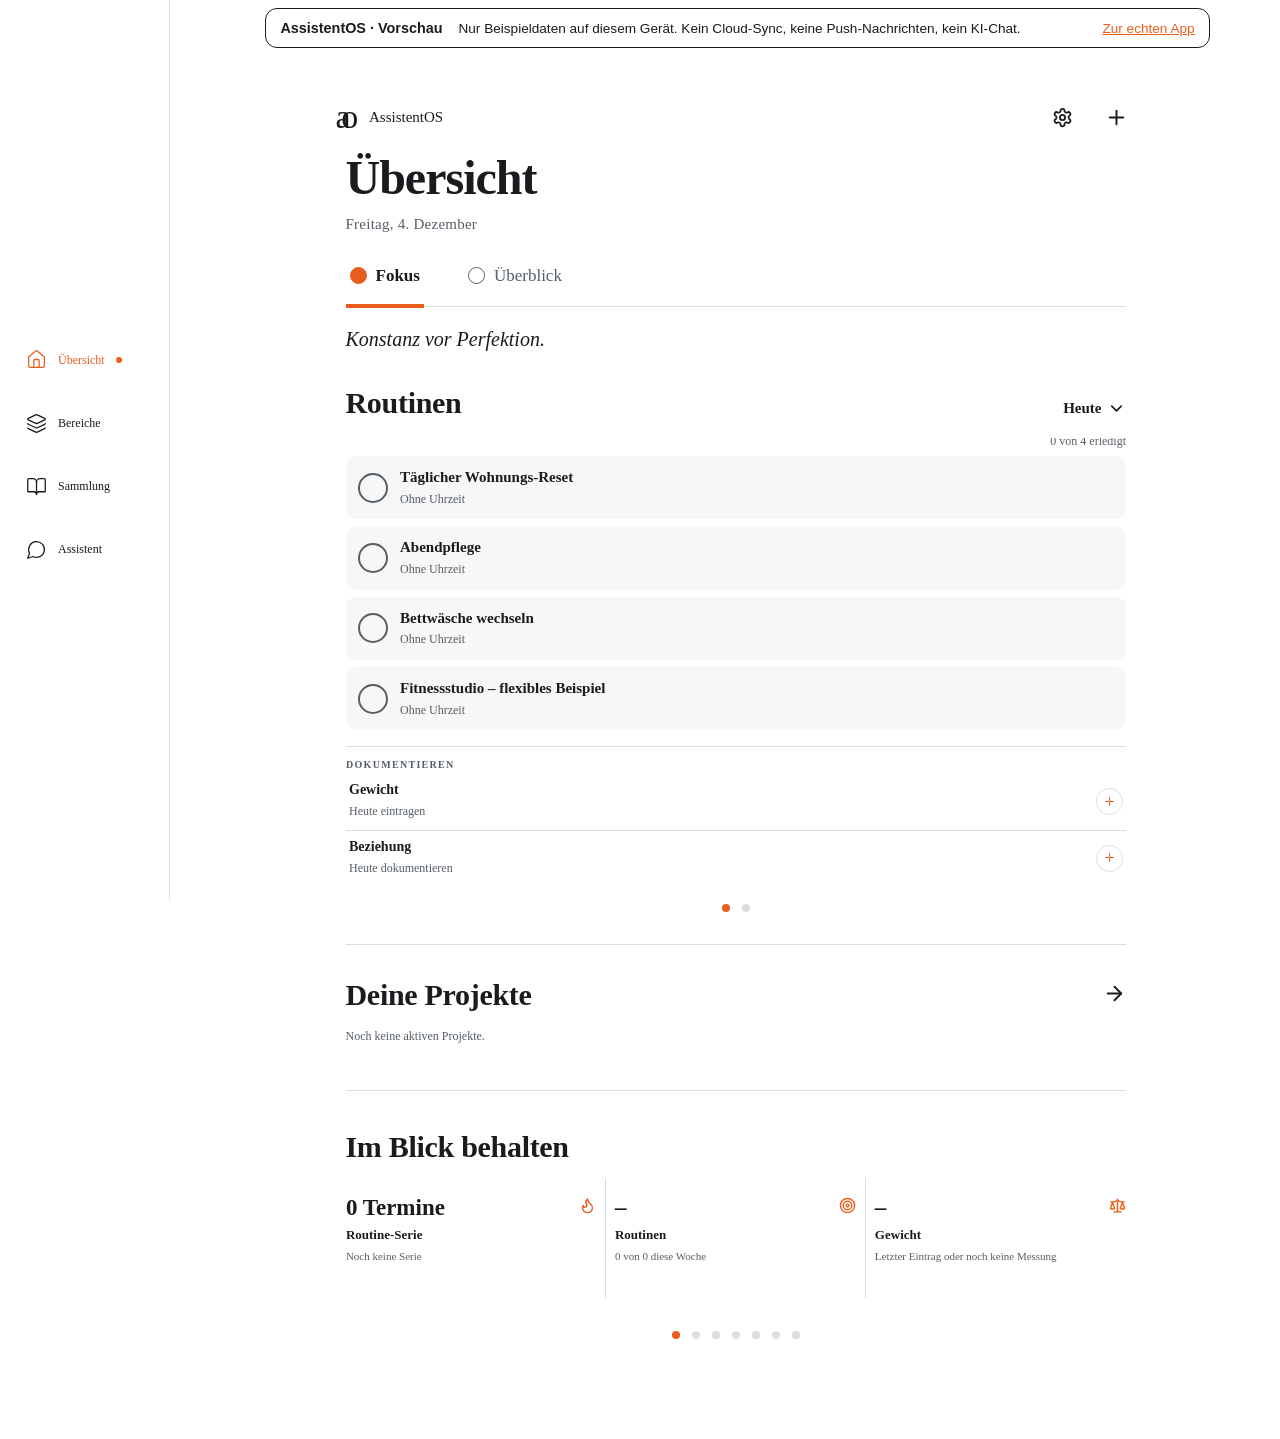
<file: preview-routines/index.html>
<!doctype html><html lang="de"><head><meta charset="UTF-8"/><meta name="viewport" content="width=device-width, initial-scale=1, viewport-fit=cover"/><meta name="theme-color" content="#f6f4ec"/><meta name="apple-mobile-web-app-capable" content="yes"/><meta name="apple-mobile-web-app-status-bar-style" content="default"/><link rel="apple-touch-icon" href="./icon-192.png"/><link rel="icon" href="./icon-192.png"/><title>AssistentOS · Dein klarer Kopf</title>  <script type="module" crossorigin src="./assets/index-CjcNnK9k.js"></script>
  <link rel="stylesheet" crossorigin href="./assets/index-J7zSvram.css">
<link rel="manifest" href="./manifest.webmanifest"></head><body><div id="root"></div></body></html>
</file>
<file: preview-routines/assets/index-J7zSvram.css>
:root{font-family:-apple-system,BlinkMacSystemFont,Segoe UI,sans-serif;color:#263a31;background:#f6f4ec;font-synthesis:none;font-size:16px;--green:#344f40;--line:#dce0d4;--muted:#6e776d}*{box-sizing:border-box}body{margin:0}button,input,select,textarea{font:inherit}button,a,input,select,textarea{-webkit-tap-highlight-color:transparent}button,a{touch-action:manipulation}button{cursor:pointer;border:1px solid var(--line);border-radius:12px;background:#fffefa;color:inherit;min-height:44px;padding:10px 14px}button:hover{border-color:#819781}button:disabled{opacity:.5;cursor:default}button:focus-visible,a:focus-visible,input:focus-visible,textarea:focus-visible,select:focus-visible{outline:3px solid #ae6e42;outline-offset:3px}a{color:var(--green)}h1,h2,h3,p{margin-top:0}h1,h2,h3{font-family:Georgia,Times New Roman,serif;font-weight:400}h1{font-size:36px;letter-spacing:-1px;margin:10px 0}h2{font-size:25px;line-height:1.2;margin-bottom:14px}h3{font-size:21px;margin:10px 0}p{line-height:1.6}small{font-size:12px;line-height:1.6;color:var(--muted)}.shell{max-width:1100px;margin:auto}header{display:flex;justify-content:space-between;align-items:center;padding:22px 28px;border-bottom:1px solid var(--line);gap:12px}header>div{display:flex;gap:8px}.brand{border:0;background:none;font-family:Georgia,serif;font-size:37px;display:flex;align-items:center;gap:0;padding:0}.brand>span{color:#849679;margin-left:-8px}.brand small{margin-left:16px;letter-spacing:2px;font-family:inherit;font-size:10px}.icon{width:46px;height:46px;display:inline-flex;align-items:center;justify-content:center;padding:0;border-radius:50%}.add{background:var(--green);color:#fff}.page-title{margin:28px 0}.page-title p{font-size:14px;color:var(--muted);margin-bottom:0}.eyebrow{font-size:9px;letter-spacing:2px;color:var(--muted)}main{padding:0 28px 110px}.area-grid{display:grid;grid-template-columns:repeat(2,minmax(0,1fr));gap:14px}.area-card{position:relative;text-align:left;background:#e6ebdf;min-height:178px;padding:22px;border-color:transparent}.area-card:nth-child(2){background:#e6eaf0}.area-card:nth-child(3){background:#f1e4da}.area-card:nth-child(4){background:#ece6ee}.area-card h2{font-size:23px;margin:16px 0 7px}.area-card p{font-size:13px;line-height:1.4;margin-bottom:5px}.area-card small{display:block}.is-focus{outline:2px solid #718966;outline-offset:2px}.focus-line{margin:22px 0;display:flex;gap:8px;align-items:center;flex-wrap:wrap;font-size:12px}.focus-line button{padding:6px 10px;font-size:12px;background:transparent}.section{margin:28px 0}.section-head{display:flex;align-items:center;justify-content:space-between;gap:10px;margin-bottom:12px}.section-head h2{margin:0}.section-head button{font-size:12px;white-space:nowrap}.card{background:#fffefa;border:1px solid var(--line);border-radius:18px;padding:20px;margin:12px 0;min-width:0}.today-card{border-left:3px solid #8b9d7b}.actions{display:flex;gap:8px;flex-wrap:wrap;margin-top:16px}.actions button{font-size:12px}.primary{background:var(--green);color:#fff;border-color:var(--green)}.link,.text-button{border:0;background:none;padding-left:0;text-align:left}.link{color:#416b51;text-decoration:underline}.quiet{background:none;border:0;font-size:11px;flex-shrink:0;padding:8px}.empty{color:var(--muted);font-size:14px;line-height:1.6;padding:18px 0}.area-switch{display:flex;gap:8px;overflow:auto;padding:3px 2px 12px}.area-switch button{white-space:nowrap;font-size:12px}.area-switch [aria-pressed=true],.chips [aria-pressed=true]{background:var(--green);color:#fff}.motto{width:100%;padding:24px;border:0;background:#e5e9dd;text-align:left;font-family:Georgia,serif;font-size:23px;line-height:1.4;border-radius:18px}.motto small{display:block;font-family:-apple-system,sans-serif;margin-top:10px}.goal-card{display:block;width:100%;text-align:left;border:0;background:#e7ebe2;padding:22px;margin:12px 0;position:relative}.goal-card p{font-size:14px;margin-bottom:8px}.goal-card svg{position:absolute;right:18px;top:18px}.task{display:flex;align-items:center;gap:10px;border-bottom:1px solid var(--line);padding:12px 0;min-width:0}.task:last-child{border-bottom:0}.task-title{border:0;background:none;text-align:left;padding:3px;flex:1;min-width:0;overflow-wrap:anywhere}.task-title strong{font-size:14px;font-weight:500;display:block}.task-title small{display:block;margin-top:4px}.check{width:44px;height:44px;padding:0;border-radius:50%;display:flex;align-items:center;justify-content:center;flex-shrink:0}.checked{background:var(--green);color:#fff}.routine .text-button h3{margin:0}.gentle{font-size:13px;color:#886136;background:#f4eedf;padding:12px;border-radius:10px;margin-top:12px}details{margin-top:18px}summary{cursor:pointer;font-size:13px;min-height:44px;padding:12px 0;color:var(--muted)}.pre{white-space:pre-wrap;overflow-wrap:anywhere}.wide{width:100%;margin-top:12px}.card.wide{text-align:left;display:flex;align-items:center;justify-content:space-between}.assistant-link{display:flex;gap:10px;align-items:center;width:100%;background:transparent;margin:16px 0}.filters{display:flex;gap:10px;flex-wrap:wrap;margin:20px 0}.filters input{flex:1;min-width:150px}.filters select{max-width:100%}.table-wrap{overflow:auto;border-radius:12px;background:#fffefa;border:1px solid var(--line)}table{border-collapse:collapse;min-width:100%;font-size:13px;text-align:left}th,td{padding:12px;vertical-align:top;border-bottom:1px solid var(--line);min-width:80px}th{font-weight:500;background:#e9ece2}td .text-button{font-size:12px}tr{cursor:pointer}.hero{background:#3c5345;color:#fffef5;border-radius:22px;padding:28px;margin:18px 0}.hero h2{font-size:32px;margin-top:18px}.hero p{color:#e2e7d8}.button{display:inline-flex;gap:8px;align-items:center;justify-content:center;padding:12px 16px;min-height:44px;border-radius:12px;text-decoration:none;border:1px solid var(--line);margin:8px 8px 8px 0;font-size:14px}.intro{color:var(--muted);font-size:14px}.field{display:grid;gap:7px;margin:16px 0;font-size:13px}.field>span{font-weight:500}input,select,textarea{border:1px solid #cdd5c6;border-radius:10px;padding:12px;background:#fffefa;color:inherit;min-height:44px;min-width:0;max-width:100%;font-size:16px}textarea{resize:vertical;min-height:100px}.toggle{display:flex;align-items:center;gap:12px;min-height:48px;margin:14px 0;font-size:14px}.toggle input,.days input{accent-color:var(--green);width:20px;min-height:20px;flex-shrink:0}.days{display:flex;flex-wrap:wrap;gap:5px}.days label{display:flex;align-items:center;justify-content:center;gap:4px;min-width:48px;min-height:44px;font-size:12px}.hint{font-size:12px;color:var(--muted);line-height:1.7}.two{display:grid;grid-template-columns:1fr 1fr;gap:12px}fieldset{border:1px solid var(--line);border-radius:12px;padding:14px;margin:18px 0;min-width:0}legend{font-size:13px;padding:0 6px}.chips{display:flex;flex-wrap:wrap;gap:8px;margin:10px 0}.chips button{font-size:13px}.alert,.notice{border:1px solid #d8b68f;background:#faf0df;padding:14px;border-radius:12px;line-height:1.5;margin:16px 0;font-size:13px}.notice{background:#e9efdf;border-color:#b7c8a5;display:flex;align-items:center;justify-content:space-between;gap:12px}.notice button{background:transparent;border:0;padding:0 8px}.danger{color:#9e3e35;background:transparent;border-color:#ddc1b6}.dialog-head{display:flex;align-items:center;justify-content:space-between;gap:10px;position:sticky;top:-24px;background:#f8f7ef;z-index:1;padding:10px 0}.dialog-head h2{margin:0;font-size:25px}dialog{border:1px solid var(--line);border-radius:22px;background:#f8f7ef;color:inherit;width:min(540px,calc(100vw - 24px));max-height:90dvh;padding:24px;box-shadow:0 25px 100px #1c302c33}dialog::backdrop{background:#25372c88;-webkit-backdrop-filter:blur(3px);backdrop-filter:blur(3px)}footer{display:flex;justify-content:space-between;gap:10px;color:var(--muted);font-size:10px;margin:40px 0 0}nav{position:fixed;bottom:0;left:0;right:0;display:flex;justify-content:space-around;background:#f6f4ecf5;border-top:1px solid var(--line);-webkit-backdrop-filter:blur(12px);backdrop-filter:blur(12px);padding:10px 6px calc(10px + env(safe-area-inset-bottom));z-index:5}nav button{border:0;background:transparent;display:flex;flex-direction:column;align-items:center;justify-content:center;gap:5px;min-width:54px;font-size:10px;padding:6px 3px;color:var(--muted)}nav [aria-current=page]{color:#284733;background:#e3e9d9;border-radius:12px}svg{flex-shrink:0}@media(min-width:900px){.shell{padding-left:170px}nav{top:0;bottom:0;right:auto;left:0;width:170px;flex-direction:column;justify-content:center;gap:16px;border-right:1px solid var(--line);border-top:0}nav button{flex-direction:row;justify-content:flex-start;padding:16px 20px;font-size:13px;gap:12px}main{padding-bottom:40px}.area-grid{grid-template-columns:repeat(4,minmax(0,1fr))}.area-card{padding:16px}.area-card h2{font-size:19px}}@media(max-width:420px){header{padding:16px 18px}main{padding-left:18px;padding-right:18px}h1{font-size:31px}.area-card{padding:16px;min-height:180px}.area-card h2{font-size:20px}.section-head h2{font-size:23px}dialog{padding:18px}.two{gap:8px}.quiet{font-size:10px;max-width:70px}.brand small{font-size:9px}.table-wrap{margin-right:0}}header{padding-top:max(16px,env(safe-area-inset-top))}.area-card h2{overflow-wrap:anywhere;-webkit-hyphens:auto;hyphens:auto}:root{color-scheme:light}:root[data-theme=dark]{color-scheme:dark;color:#e7ece5;background:#171e1b;--green:#a9c5ad;--line:#3c4940;--muted:#aab6aa}[data-theme=dark] button,[data-theme=dark] input,[data-theme=dark] select,[data-theme=dark] textarea,[data-theme=dark] .card,[data-theme=dark] .table-wrap{background:#222d26;border-color:var(--line)}[data-theme=dark] button:hover{border-color:#9aaf9e}[data-theme=dark] .area-card{background:#2d3d30;border-color:transparent}[data-theme=dark] .area-card:nth-child(2){background:#2c3746}[data-theme=dark] .area-card:nth-child(3){background:#49362f}[data-theme=dark] .area-card:nth-child(4){background:#3d3243}[data-theme=dark] .motto,[data-theme=dark] .goal-card,[data-theme=dark] th{background:#2c392f}[data-theme=dark] .hero{background:#2e4638}[data-theme=dark] .primary,[data-theme=dark] .add,[data-theme=dark] .checked,[data-theme=dark] .area-switch [aria-pressed=true],[data-theme=dark] .chips [aria-pressed=true]{background:var(--green);color:#17251b;border-color:var(--green)}[data-theme=dark] .link{color:#bbd9bd}[data-theme=dark] .gentle,[data-theme=dark] .alert{color:#efd7b5;background:#3e3326;border-color:#806748}[data-theme=dark] .notice{background:#2d412e;border-color:#637b54}[data-theme=dark] .danger{color:#f0aaa1;background:transparent;border-color:#886057}[data-theme=dark] dialog,[data-theme=dark] .dialog-head{background:#1e2822}[data-theme=dark] nav{background:#171e1bf5}[data-theme=dark] nav button,[data-theme=dark] .brand,[data-theme=dark] .link,[data-theme=dark] .text-button,[data-theme=dark] .quiet,[data-theme=dark] .focus-line button,[data-theme=dark] .task-title,[data-theme=dark] .assistant-link,[data-theme=dark] .notice button{background:transparent}[data-theme=dark] nav [aria-current=page]{color:#d7ead7;background:#344736}:root{--area-health:#e6ebdf;--area-business:#e6eaf0;--area-relation:#f1e4da;--area-social:#ece6ee}[data-theme=dark]{--area-health:#2d3d30;--area-business:#2c3746;--area-relation:#49362f;--area-social:#3d3243}html[data-area=Gesundheit] body{background:var(--area-health)}html[data-area=Selbstständigkeit] body{background:var(--area-business)}html[data-area=Beziehung] body{background:var(--area-relation)}html[data-area=Soziales] body{background:var(--area-social)}.area-card:nth-child(1),[data-theme=dark] .area-card:nth-child(1){background:var(--area-health)}.area-card:nth-child(2),[data-theme=dark] .area-card:nth-child(2){background:var(--area-business)}.area-card:nth-child(3),[data-theme=dark] .area-card:nth-child(3){background:var(--area-relation)}.area-card:nth-child(4),[data-theme=dark] .area-card:nth-child(4){background:var(--area-social)}.motto,[data-theme=dark] .motto{background:transparent;border:0;border-radius:0;padding:18px 0;font-style:italic;animation:motto-enter .5s ease-out both}.motto small{font-style:normal}.transient-notice{animation:notice-lifetime 6s ease both}@keyframes motto-enter{0%{opacity:0;transform:translateY(10px)}to{opacity:1;transform:translateY(0)}}@keyframes notice-lifetime{0%{opacity:0;transform:translateY(-6px)}5%,94%{opacity:1;transform:translateY(0)}to{opacity:0;transform:translateY(-6px)}}@media(prefers-reduced-motion:reduce){.motto,.transient-notice{animation:none}}:root{--surface:#fffdf8;--ink:#263a31;--shine:#ffffffb8;--shadow:0 8px 30px #28392b09;--ease:cubic-bezier(.22,1,.36,1);--accent:#8d7650}:root[data-theme=dark]{--surface:#222c27;--ink:#e7ece5;--shine:#ffffff0b;--shadow:0 12px 36px #00000024;--accent:#c8b48b}body{min-height:100dvh;transition:background-color .65s ease;color:var(--ink);background-image:radial-gradient(ellipse at 85% 0%,#bba57f0c,transparent 60%)}.shell{max-width:1200px}header{border-bottom:0;padding-bottom:10px}.brand{letter-spacing:-2px}.brand small{letter-spacing:2.5px;font-size:9px}.icon{box-shadow:0 2px 8px #263a3106;border-color:color-mix(in srgb,var(--line),transparent 25%)}.add{box-shadow:0 5px 15px #344f4026}.page-title{margin:34px 0 30px;position:relative;padding-top:15px}.page-title:before{content:"";position:absolute;top:0;left:0;width:30px;height:2px;background:var(--accent);border-radius:2px}h1{font-size:clamp(36px,5.3vw,57px);letter-spacing:-1.8px;line-height:1.08;overflow-wrap:anywhere}.eyebrow{letter-spacing:2.8px;font-size:9px;line-height:1.8}.page-title p{font-size:12px;letter-spacing:.25px;margin-top:13px}button,a,input,select,textarea{transition:background-color .25s ease,border-color .25s ease,box-shadow .3s ease,transform .35s var(--ease),color .25s ease}button:active:not(:disabled),a.button:active{transform:scale(.975)}.area-grid{gap:12px;perspective:1200px}.area-card{min-height:208px;border-radius:23px;padding:22px;border:1px solid color-mix(in srgb,var(--line),transparent 60%);box-shadow:inset 0 1px 0 var(--shine),var(--shadow);overflow:hidden;isolation:isolate}.area-card:before{content:"";position:absolute;top:0;right:0;bottom:0;left:0;z-index:-1;background:radial-gradient(ellipse at 95% 0%,#ffffff75,transparent 70%);opacity:.55;pointer-events:none}.area-card:after{content:"↗";position:absolute;right:17px;top:18px;font-family:system-ui,sans-serif;font-size:18px;opacity:.45;transition:transform .4s var(--ease),opacity .3s}.area-card>svg{stroke-width:1.35;width:25px;height:25px;margin-bottom:12px}.area-card h2{font-size:25px;letter-spacing:-.65px;margin:16px 0 9px}.area-card p{font-size:12px;line-height:1.55}.area-card small{font-size:11px;line-height:1.7}.is-focus{outline:1px solid var(--accent);outline-offset:3px}.focus-line{gap:8px;margin:25px 0 38px}.focus-line button{border-radius:30px;font-size:11px;letter-spacing:.2px;padding:7px 14px}.section{margin:32px 0}.section-head{margin-bottom:18px}.section-head h2{font-size:26px;letter-spacing:-.6px}.section-head>button{background:transparent;border-radius:30px;font-size:11px;padding:8px 12px}.card,.goal-card,.table-wrap{border-radius:20px;box-shadow:inset 0 1px 0 var(--shine),var(--shadow)}.card{background:var(--surface);padding:24px;border-color:color-mix(in srgb,var(--line),transparent 20%)}.today-card{border-left-width:1px;position:relative;padding-top:29px}.today-card:before{content:"";position:absolute;left:24px;top:17px;width:22px;height:2px;background:var(--accent);border-radius:4px}.today-card h3{font-size:25px;letter-spacing:-.5px;margin:12px 0 0}.today-card>small{font-size:10px;letter-spacing:.6px}.actions{gap:7px;margin-top:22px}.actions button{border-radius:30px;padding:9px 15px;font-size:11px}.primary,.add{background-image:linear-gradient(145deg,#ffffff0c,#0000000c)}.goal-card{padding:25px;border:1px solid color-mix(in srgb,var(--line),transparent 35%)}.goal-card>small:first-child{text-transform:uppercase;font-size:9px;letter-spacing:1.5px}.motto,[data-theme=dark] .motto{font-size:clamp(24px,3.5vw,34px);line-height:1.45;letter-spacing:-.5px;padding:18px 0 28px;max-width:800px;box-shadow:none}.motto small{font-size:10px;letter-spacing:.4px;opacity:.8;margin-top:14px}.area-switch{gap:5px;padding-bottom:20px}.area-switch button{border-radius:30px;background:transparent;font-size:11px;padding:9px 13px}.task{padding:16px 0;gap:12px}.task-title strong{font-size:14px;line-height:1.5}.task-title small{font-size:10px;margin-top:6px}.check{width:38px;height:38px;min-height:38px;flex-basis:38px;border-color:color-mix(in srgb,var(--muted),transparent 55%)}.checked svg{animation:check-in .3s var(--ease)}.hero{position:relative;overflow:hidden;background:linear-gradient(135deg,#243d32,#48604c);padding:34px;border:1px solid #ffffff1a;box-shadow:0 15px 40px #243d321a}.hero:before{content:"";position:absolute;width:240px;height:240px;right:-120px;top:-120px;border:1px solid #ffffff12;border-radius:50%;box-shadow:0 0 0 45px #ffffff04,0 0 0 90px #ffffff03;pointer-events:none}.hero h2{font-size:38px;letter-spacing:-1px}.hero p{font-size:14px;max-width:540px}.hero>.button{background:#f3f0e7;color:#293e32;border:0;border-radius:30px;font-size:12px}input,select,textarea{border-radius:13px;transition:border-color .2s,box-shadow .2s}input:focus,select:focus,textarea:focus{box-shadow:0 0 0 4px #8d76500b}dialog{border-radius:25px;box-shadow:0 30px 100px #152c3240;animation:dialog-arrive .35s var(--ease)}dialog::backdrop{background:#172b2766;-webkit-backdrop-filter:blur(7px);backdrop-filter:blur(7px)}.notice,.alert{border-radius:16px}.notice{box-shadow:var(--shadow)}nav{left:12px;right:12px;bottom:calc(10px + env(safe-area-inset-bottom));border:1px solid color-mix(in srgb,var(--line),transparent 20%);border-radius:24px;padding:8px 5px;background:#faf8f0ed;box-shadow:0 8px 35px #28392b12;-webkit-backdrop-filter:blur(18px);backdrop-filter:blur(18px)}nav button{border-radius:17px;position:relative;min-height:53px;font-size:9px;gap:6px}nav button svg{stroke-width:1.5;transition:transform .35s var(--ease)}nav [aria-current=page]{border-radius:17px;background:#e4e9dd}nav [aria-current=page] svg{transform:translateY(-1px)}[data-theme=dark] nav{background:#1d2722ed}[data-theme=dark] .hero{background:linear-gradient(135deg,#263d32,#364b3d)}[data-theme=dark] .area-card:before{opacity:.09}footer{margin-top:55px;letter-spacing:.4px;line-height:1.7;flex-wrap:wrap}.page-content{animation:page-arrive .45s var(--ease) both}.area-card{animation:card-arrive .6s var(--ease) backwards}.area-card:nth-child(2){animation-delay:55ms}.area-card:nth-child(3){animation-delay:.11s}.area-card:nth-child(4){animation-delay:165ms}@keyframes page-arrive{0%{opacity:0;transform:translateY(8px)}to{opacity:1;transform:none}}@keyframes card-arrive{0%{opacity:0;transform:translateY(14px)}to{opacity:1;transform:none}}@keyframes dialog-arrive{0%{opacity:0;transform:translateY(14px) scale(.985)}to{opacity:1;transform:none}}@keyframes check-in{0%{opacity:0;transform:scale(.6)}to{opacity:1;transform:scale(1)}}@media(hover:hover)and (pointer:fine){.area-card:hover{transform:translateY(-4px);box-shadow:inset 0 1px 0 var(--shine),0 18px 35px #28392b14}.area-card:hover:after{transform:translate(2px,-2px);opacity:.9}.goal-card:hover{transform:translateY(-2px)}nav button:hover svg{transform:translateY(-2px)}.icon:hover{transform:rotate(4deg)}}@media(min-width:900px){.shell{padding-left:195px}header{padding:30px 38px 12px}main{padding-left:38px;padding-right:38px}.page-title{margin:44px 0 38px}nav{left:18px;top:22px;bottom:22px;right:auto;width:165px;border:1px solid var(--line);border-radius:25px;padding:18px 9px;gap:10px}nav button{font-size:12px;padding:15px 17px;gap:11px}.area-card{padding:20px;min-height:228px}.area-card h2{font-size:21px}.area-card:after{right:14px}.area-grid{gap:12px}}@media(max-width:420px){header{padding-left:20px;padding-right:20px}main{padding-left:20px;padding-right:20px;padding-bottom:125px}.brand small{margin-left:12px;font-size:8px}.area-card{padding:18px;min-height:209px}.area-card h2{font-size:21px}.area-card p{font-size:11px}.area-card small{font-size:10px}.area-card:after{right:13px;top:16px}.card{padding:20px}.hero{padding:26px}.hero h2{font-size:33px}.section-head h2{font-size:24px}.today-card:before{left:20px}.page-title{margin-top:26px}nav{left:8px;right:8px}}@media(prefers-reduced-motion:reduce){*,*:before,*:after{animation:none!important;transition:none!important;scroll-behavior:auto!important}}h1{letter-spacing:.005em;line-height:1.18}.area-card h2{letter-spacing:.01em;line-height:1.25}.section-head h2,.today-card h3,.hero h2{letter-spacing:0;line-height:1.25}.motto,[data-theme=dark] .motto{letter-spacing:0}.area-card h2{-webkit-hyphens:auto;hyphens:auto;overflow-wrap:anywhere;word-break:normal;font-size:clamp(18px,4.8vw,25px)}html[data-area]:not([data-area=""]) .page-content>.section{background:color-mix(in srgb,var(--surface) 86%,transparent);border:1px solid color-mix(in srgb,var(--line) 80%,transparent);border-radius:24px;padding:23px;margin:24px 0;box-shadow:inset 0 1px 0 var(--shine),0 6px 24px #263a3105}html[data-area]:not([data-area=""]) .section-head{padding-bottom:17px;margin-bottom:18px;border-bottom:1px solid var(--line);align-items:flex-start;flex-wrap:wrap;gap:12px}html[data-area]:not([data-area=""]) .section-head h2{font-family:-apple-system,BlinkMacSystemFont,Segoe UI,sans-serif;font-size:17px;font-weight:600;letter-spacing:.015em;line-height:1.5;flex:1;min-width:140px;margin:5px 0 0}html[data-area]:not([data-area=""]) .section-head>button{background:var(--surface);border:1px solid var(--line);font-size:12px;white-space:normal}html[data-area]:not([data-area=""]) .section>.empty{padding:5px 0 10px;margin-bottom:0;font-size:13px}html[data-area]:not([data-area=""]) .section>.card{box-shadow:none}.section-archive{border-top:1px solid var(--line);margin-top:22px;padding-top:8px}.section-archive>summary,.routine-archive>summary{display:flex;align-items:center;gap:10px;list-style:none;font-size:12px;font-weight:500;color:var(--ink);line-height:1.5;min-height:48px;cursor:pointer}.section-archive>summary::-webkit-details-marker,.routine-archive>summary::-webkit-details-marker{display:none}.section-archive>summary:before,.routine-archive>summary:before{content:"›";font-size:24px;font-weight:400;line-height:1;transition:transform .25s ease;flex-shrink:0}.section-archive[open]>summary:before,.routine-archive[open]>summary:before{transform:rotate(90deg)}.archive-count{margin-left:auto;display:inline-flex;align-items:center;justify-content:center;min-width:27px;height:27px;padding:0 7px;border-radius:20px;background:color-mix(in srgb,var(--line) 65%,transparent);font-size:11px}html[data-area]:not([data-area=""]) .routine-archive{padding-top:10px;padding-bottom:10px;background:color-mix(in srgb,var(--surface) 62%,transparent)}.section-archive[open]>summary{margin-bottom:10px}@media(min-width:900px){.area-card h2{font-size:21px}}@media(max-width:420px){html[data-area]:not([data-area=""]) .page-content>.section{padding:18px;border-radius:20px;margin:22px 0}.area-card{padding:16px}.area-card h2{font-size:clamp(17px,4.8vw,21px)}}.section-head h2{display:flex;align-items:flex-start;gap:10px;min-width:0}.section-head h2>svg{margin-top:4px;stroke-width:1.5;color:var(--muted);flex-shrink:0}.section-head h2>span{min-width:0;overflow-wrap:anywhere}.section-action{flex-shrink:0;max-width:100%}.section-action>button,.empty-action>button,html[data-area]:not([data-area=""]) .section-action>button{background:var(--green);color:var(--surface);border:1px solid var(--green);border-radius:24px;padding:9px 15px;font-size:12px;min-height:44px}[data-theme=dark] .section-action>button,[data-theme=dark] .empty-action>button,html[data-theme=dark][data-area]:not([data-area=""]) .section-action>button{color:#17251b}.section-action>button:hover,.empty-action>button:hover{box-shadow:0 4px 12px #263a3115}.empty{padding:14px 0 18px}.empty>p{margin:0;max-width:38ch;font-size:13px;line-height:1.7}.empty-action{margin-top:17px}.task.is-complete .task-title strong{color:var(--muted);text-decoration:line-through;text-decoration-thickness:1px;text-decoration-color:color-mix(in srgb,var(--muted) 50%,transparent)}.task.is-complete .check{background:color-mix(in srgb,var(--line) 85%,var(--surface));color:var(--ink);border-color:var(--line)}.goal-card.is-complete,[data-theme=dark] .goal-card.is-complete{background:color-mix(in srgb,var(--surface) 65%,transparent);box-shadow:none;border-color:var(--line)}.goal-card.is-complete h3,.goal-card.is-complete small{color:var(--muted)}.goal-card .goal-state{display:flex;align-items:center;gap:6px;padding-right:20px}.goal-card .goal-state>svg{position:static;stroke-width:1.8}.area-card{display:grid;grid-template-rows:30px minmax(56px,auto) 1fr auto;align-content:start;align-items:start;row-gap:12px;min-height:252px}.area-card>svg{margin:0}.area-card h2{margin:0;align-self:center}.area-card p{margin:0;align-self:start}.area-card>small{align-self:end;padding-top:4px}@media(min-width:900px){.area-grid{grid-auto-rows:1fr}.area-card{grid-template-rows:30px minmax(56px,auto) 1fr auto;min-height:270px}}@media(max-width:420px){.area-card{min-height:250px;row-gap:10px}.section-action>button,.empty-action>button{padding:9px 13px}}.area-card{min-height:210px;grid-template-rows:25px minmax(45px,auto) 1fr auto;row-gap:9px}.area-card>small{display:-webkit-box;-webkit-box-orient:vertical;-webkit-line-clamp:3;overflow:hidden;font-style:italic;line-height:1.55;padding-top:0}.area-card>p{display:-webkit-box;-webkit-box-orient:vertical;-webkit-line-clamp:2;overflow:hidden}.day-picker{display:flex;flex-wrap:wrap;align-items:center;gap:7px;margin:0 0 20px}.day-picker>button{border-radius:22px;font-size:12px;min-height:44px}.day-picker>button[aria-pressed=true]{background:var(--green);color:var(--surface)}[data-theme=dark] .day-picker>button[aria-pressed=true]{color:#17251b}.day-picker>input{font-size:12px;min-width:130px;max-width:170px;flex:1}.day-picker>p{flex-basis:100%;font-size:11px;line-height:1.6;color:var(--muted);margin:5px 0 0}@media(max-width:420px){.area-card{min-height:205px;padding:15px;row-gap:8px;grid-template-rows:25px minmax(44px,auto) 1fr auto}.area-card>svg{width:23px;height:23px}.day-picker{gap:5px}.day-picker>button{padding:8px 11px}}.settings-layout{display:grid;gap:24px}.settings-group{background:var(--surface);border:1px solid var(--line);border-radius:24px;padding:25px;margin:0;min-width:0;box-shadow:inset 0 1px 0 var(--shine),var(--shadow)}.settings-account{margin:20px 0 24px}.settings-group-head{padding-bottom:21px;margin-bottom:22px;border-bottom:1px solid var(--line);position:relative}.settings-group-head:before{content:"";display:block;width:25px;height:2px;background:var(--accent);border-radius:3px;margin-bottom:15px}.settings-group-head h2{font-size:28px;letter-spacing:0;line-height:1.25;margin:0 0 9px}.settings-group-head p{color:var(--muted);font-size:12px;line-height:1.7;margin:0;max-width:56ch}.settings-group>.section{margin:24px 0 0;padding-top:24px;border-top:1px solid var(--line)}.settings-group>.section:first-of-type{margin-top:0;padding-top:0;border-top:0}.settings-group .section-head{padding:0;margin:0 0 15px}.settings-group h3{font-family:-apple-system,BlinkMacSystemFont,Segoe UI,sans-serif;font-size:16px;font-weight:600;line-height:1.5;letter-spacing:0;margin:0 0 12px}.settings-group .section-head h3{display:flex;align-items:center;gap:9px;margin:0}.settings-group p{font-size:13px;line-height:1.7}.settings-group .hint,.settings-group small{font-size:11px;line-height:1.7}.settings-group .field{margin:18px 0}.settings-group .field>span{font-size:12px}.settings-group .toggle{padding:12px 0;margin:0;border-bottom:1px solid color-mix(in srgb,var(--line) 65%,transparent);align-items:flex-start;line-height:1.5}.settings-group .toggle>input{margin-top:1px}.settings-group .toggle+.hint{margin:8px 0 18px;padding-left:32px}.settings-group form>button,.settings-group>.section>button,.settings-account>button{margin:8px 8px 8px 0;border-radius:22px;font-size:12px}.settings-explanation{background:color-mix(in srgb,var(--line) 25%,transparent);border-radius:13px;padding:14px;margin:24px 0 0;font-size:11px!important;color:var(--muted)}.settings-group .actions{margin:16px 0}.settings-group .section>small{display:block;margin-top:12px}@media(max-width:420px){.settings-group{padding:20px;border-radius:21px}.settings-group-head h2{font-size:25px}.settings-group-head{margin-bottom:20px}.settings-layout{gap:20px}}.area-divider{border:0;border-top:1px solid var(--line,#c9d1c8);margin:28px 0}.task .check,.today-card .check{min-width:44px;min-height:44px;flex-shrink:0}.section>summary{cursor:pointer;min-height:44px;align-content:center;font-weight:600}.learning-cycle a,.card a{overflow-wrap:anywhere}.days{flex-wrap:wrap}.compact-layout{--compact-line:color-mix(in srgb,var(--ink) 15%,transparent)}.compact-layout .eyebrow{display:none}.compact-layout .page-title{margin:24px 0}.compact-layout .page-title h1{font-size:clamp(28px,7vw,38px);line-height:1.15;overflow-wrap:anywhere}.compact-layout h2{font-size:22px;letter-spacing:0}.compact-layout nav{display:grid;grid-template-columns:repeat(4,minmax(0,1fr))}.compact-layout nav button{min-width:0}.compact-layout .compact-row{display:flex;align-items:center;gap:10px;padding:14px 0;border-bottom:1px solid var(--compact-line)}.compact-row-open{flex:1;min-width:0;text-align:left;border:0;background:none;padding:4px 0;box-shadow:none}.compact-row-open strong{display:block;font-size:16px;font-weight:500;overflow-wrap:anywhere}.compact-row-open small,.row-title small{display:block;font-size:12px;color:var(--muted);margin-top:5px}.compact-row .entry-icon{width:44px;text-align:center;flex-shrink:0}.compact-tiles{display:grid;grid-template-columns:repeat(2,minmax(0,1fr));gap:12px;margin:16px 0 24px}.compact-tiles>button{position:relative;display:flex;flex-direction:column;align-items:flex-start;gap:7px;min-height:135px;padding:18px;text-align:left;background:color-mix(in srgb,var(--surface) 75%,transparent);border:1px solid var(--compact-line);border-radius:14px;box-shadow:none}.compact-tiles>button>svg:last-child{position:absolute;right:12px;top:50%}.compact-tiles strong{font-size:17px;font-weight:500}.compact-tiles small{font-size:11px;color:var(--muted)}.compact-disclosure{padding:12px 0;border-bottom:1px solid var(--compact-line)}.compact-disclosure>summary{min-height:48px;cursor:pointer;display:flex;gap:10px;align-items:center;font-weight:500;list-style:none}.compact-disclosure>summary:after{content:"›";margin-left:auto;font-size:24px}.compact-disclosure[open]>summary:after{transform:rotate(90deg)}.compact-disclosure>summary::-webkit-details-marker{display:none}.compact-disclosure>summary>span:not(.row-title){margin-left:auto}.compact-disclosure .row-title{min-width:0;overflow-wrap:anywhere}.state-badge{font-size:11px;padding:5px 9px;border-radius:20px;white-space:nowrap;background:var(--surface)}.state-badge.active{background:#dbe8dc;color:#24492f}.state-badge.paused{background:#f6e8cb;color:#664713}.compact-chips{display:flex;flex-wrap:wrap;gap:7px;margin:16px 0}.compact-chips button{border-radius:24px;font-size:12px;padding:9px 12px}.compact-chips button[aria-pressed=true]{background:var(--ink);color:var(--surface)}.compact-area-index{display:grid;gap:12px}.compact-area-index>button{display:grid;grid-template-columns:28px 1fr 18px;gap:8px;text-align:left;padding:20px;border-radius:14px;background:var(--surface);border:1px solid var(--compact-line)}.compact-area-index small{grid-column:2;font-size:12px;color:var(--muted)}.compact-area-index svg:last-child{grid-column:3;grid-row:1/3}.compact-extras{display:grid;gap:10px}.compact-layout .task{padding:12px 0}.compact-layout .motto{font-size:18px;margin:0 0 24px}.compact-layout .section{margin:22px 0}@media(min-width:900px){.compact-layout nav{display:flex;flex-direction:column;justify-content:center}.compact-layout .compact-tiles{max-width:680px}}.overview-areas{display:grid;grid-template-columns:repeat(2,minmax(0,1fr));gap:12px;margin:24px 0 12px}.overview-area{display:flex;position:relative;flex-direction:column;align-items:flex-start;text-align:left;gap:8px;min-height:174px;padding:20px 18px;border:0;border-radius:18px;box-shadow:none;min-width:0}.overview-area strong{font-family:Georgia,serif;font-size:clamp(15px,4.1vw,21px);line-height:1.25;overflow-wrap:anywhere}.overview-area>span{font-size:13px;line-height:1.45;overflow-wrap:anywhere;padding-right:10px}.overview-area small{margin-top:auto;color:inherit;font-size:12px}.overview-area>svg:last-child{position:absolute;right:10px;top:50%}.overview-focus{margin:8px 0 24px}.overview-focus button{font-size:12px}.compact-layout [data-entry-area=Gesundheit]{background:var(--area-health)}.compact-layout [data-entry-area=Selbstständigkeit]{background:var(--area-business)}.compact-layout [data-entry-area=Beziehung]{background:var(--area-relation)}.compact-layout [data-entry-area=Soziales]{background:var(--area-social)}.compact-layout .compact-row{border:0;border-radius:14px;margin:10px 0;padding:16px 12px;gap:8px;min-height:78px}.compact-layout .compact-row .check{width:44px;height:44px;min-width:44px;min-height:44px;border:0;background:transparent;display:grid;place-items:center;padding:0;box-shadow:none;flex-shrink:0}.compact-layout .compact-row .completion-circle{width:19px;height:19px;border:1.5px solid currentColor;border-radius:50%;display:grid;place-items:center;background:transparent}.compact-layout .compact-row .task-completion.checked .completion-circle{background:var(--ink);color:var(--surface)}.compact-layout .compact-row .routine-completion svg{width:21px;height:21px;border:1px solid currentColor;border-radius:50%;padding:3px;box-sizing:content-box}.upcoming-day{display:flex;align-items:center;gap:12px;width:100%;border:0;background:transparent;text-align:left}.upcoming-day svg{margin-left:auto}:root[data-ui-color]{--area-health:#e2eadb;--area-business:#dfe8ef;--area-relation:#f0dedc;--area-social:#eee2ca}:root[data-ui-color=Gesundheit]{--app-bg:#f1f4ec;--ink:#263a31;--green:#344f40;--surface:#fffdf8;--muted:#626f61;--line:#d5dfcf}:root[data-ui-color=Selbstständigkeit]{--app-bg:#eef2f7;--ink:#27394e;--green:#345779;--surface:#fbfcff;--muted:#5d6c7c;--line:#d2dce7}:root[data-ui-color=Beziehung]{--app-bg:#f8f0ef;--ink:#50343c;--green:#805362;--surface:#fffafb;--muted:#796169;--line:#e6d4d9}:root[data-ui-color=Soziales]{--app-bg:#f7f2e8;--ink:#483d29;--green:#75603b;--surface:#fffdf7;--muted:#746952;--line:#e3dac7}:root[data-ui-color][data-theme=dark]{--area-health:#293c2d;--area-business:#293b4d;--area-relation:#49313c;--area-social:#443c29}:root[data-ui-color=Gesundheit][data-theme=dark]{--app-bg:#171e1b;--ink:#e7ece5;--green:#afcfb4;--surface:#222c27;--muted:#aab6aa;--line:#3c4940}:root[data-ui-color=Selbstständigkeit][data-theme=dark]{--app-bg:#171e28;--ink:#e3ebf5;--green:#a8c6e5;--surface:#222d3b;--muted:#a9b9cb;--line:#3b4d62}:root[data-ui-color=Beziehung][data-theme=dark]{--app-bg:#251a20;--ink:#f3e5ec;--green:#dfb1c3;--surface:#35262e;--muted:#c5aab6;--line:#58404b}:root[data-ui-color=Soziales][data-theme=dark]{--app-bg:#221f17;--ink:#eee8d9;--green:#d3c199;--surface:#302b21;--muted:#bfb49b;--line:#514937}html[data-ui-color],html[data-ui-color] body{background:var(--app-bg);color:var(--ink)}html[data-ui-color] .compact-layout nav{background:color-mix(in srgb,var(--app-bg) 94%,transparent)}html[data-ui-color] .compact-layout nav [aria-current=page]{background:color-mix(in srgb,var(--green) 14%,var(--app-bg));color:var(--ink)}html[data-ui-color] .compact-layout .brand{color:var(--ink)}html[data-ui-color] .compact-layout .day-picker>button[aria-pressed=true]{background:var(--green);color:var(--surface)}html[data-ui-color][data-theme=dark] .compact-layout .day-picker>button[aria-pressed=true]{color:var(--app-bg)}html[data-ui-color] .compact-layout dialog,html[data-ui-color] .compact-layout .dialog-head{background:var(--surface);color:var(--ink)}html[data-ui-color] .compact-layout .day-picker input,html[data-ui-color] .compact-layout select,html[data-ui-color] .compact-layout textarea{color:var(--ink)}html[data-ui-color] .compact-layout .compact-row-open,html[data-ui-color] .compact-layout .compact-row>.icon{background:transparent;border:0;box-shadow:none}html[data-ui-color] .compact-layout header .icon:not(.add){background:var(--surface);color:var(--ink)}.compact-layout .overview-area{display:grid;grid-template-rows:25px minmax(44px,auto) 1fr auto;align-content:start;align-items:start;row-gap:8px;min-height:205px;padding:15px;border-radius:23px;border:1px solid color-mix(in srgb,var(--line),transparent 60%);box-shadow:inset 0 1px 0 var(--shine),var(--shadow)}.compact-layout .overview-area strong{font-family:Georgia,Times New Roman,serif;font-weight:400;font-size:clamp(17px,4.6vw,21px);letter-spacing:.01em;line-height:1.25;align-self:center;overflow-wrap:normal;word-break:normal;-webkit-hyphens:manual;hyphens:manual}.compact-layout .overview-area>span{font-size:12px;line-height:1.6}.compact-layout .overview-area:after{display:none}.compact-layout .overview-area>svg:last-child{top:50%;right:12px}.compact-layout .overview-area>small{font-size:11px;font-style:normal;line-height:1.5}@media(min-width:900px){.compact-layout .overview-area{min-height:210px;padding:20px}.compact-layout .overview-area strong{font-size:21px}}.compact-layout .compact-disclosure{margin:0;padding:4px 0}.compact-layout .compact-disclosure>summary{justify-content:flex-start;min-height:52px;padding:12px 0;gap:10px;font-size:15px;line-height:1.4;color:var(--ink)}.compact-layout .compact-disclosure>summary:after{margin-left:0;font-size:20px}.compact-layout .compact-disclosure>summary>span:not(.row-title){margin-left:0;font-size:13px;color:var(--muted)}.compact-layout .compact-disclosure .state-badge{margin-left:auto!important}html[data-ui-color] .compact-layout :is(input,select,textarea){background:var(--surface);color:var(--ink);border-color:var(--line);accent-color:var(--green)}html[data-ui-color] .compact-layout :is(button,.button){color:var(--ink);border-color:var(--line)}html[data-ui-color] .compact-layout :is(.day-picker>button,.filters button,.chips button,.icon){background:var(--surface)}html[data-ui-color] .compact-layout :is(.goal-card,.card,.table-wrap,fieldset){background:var(--surface);border-color:var(--line)}html[data-ui-color] .compact-layout :is(.primary,.add,.section-action>button,.empty-action>button),html[data-ui-color] .compact-layout :is(.day-picker>button,.chips button,.area-switch button)[aria-pressed=true]{background:var(--green);color:var(--app-bg);border-color:var(--green)}html[data-ui-color] .compact-layout .compact-chips button[aria-pressed=true]{background:var(--ink);color:var(--surface)}html[data-ui-color] .compact-layout :is(.compact-row-open,.task-title,.text-button,.link,.quiet,.assistant-link){background:transparent;color:var(--ink)}html[data-ui-color] .compact-layout .compact-row>.icon{background:transparent}.compact-layout .settings-layout{gap:12px}.compact-layout .settings-accordion{padding:0 18px;border-radius:16px;box-shadow:none;margin:0}.compact-layout .settings-accordion>summary{position:relative;display:grid;gap:5px;min-height:70px;padding:16px 28px 16px 0;color:var(--ink);list-style:none}.compact-layout .settings-accordion>summary strong{font-size:16px;font-weight:500}.compact-layout .settings-accordion>summary small{font-size:12px;line-height:1.4}.compact-layout .settings-accordion>summary:after{content:"›";position:absolute;right:0;top:22px;font-size:23px}.compact-layout .settings-accordion[open]>summary:after{transform:rotate(90deg)}.compact-layout .settings-accordion>summary::-webkit-details-marker{display:none}.compact-layout .settings-accordion[open]>summary{border-bottom:1px solid var(--line)}.compact-layout .settings-accordion[open]{padding-bottom:16px}.compact-layout .settings-accordion .section{margin:18px 0}html[data-ui-color] .compact-layout th{background:color-mix(in srgb,var(--green) 12%,var(--surface))}html[data-ui-color] .compact-layout .compact-chips button:not([aria-pressed=true]){background:var(--surface)}.assistant-chat{max-width:780px;margin-inline:auto}.assistant-chat textarea{width:100%;min-height:100px;box-sizing:border-box;font:inherit;padding:14px;border-radius:16px}.chat-turn{margin-block:24px;overflow-wrap:anywhere}.chat-user,.chat-answer{padding:18px;border:1px solid var(--line);border-radius:20px}.chat-user{margin-left:24px;background:var(--surface)}.chat-answer{margin-right:12px}.chat-answer .pre{white-space:pre-wrap}.chat-controls{display:flex;flex-wrap:wrap;gap:10px;margin-top:16px}.chat-usage{padding:12px 0}.chat-usage p{margin:6px 0}.chat-proposal{margin:16px 0;padding:14px;border:1px solid var(--line);border-radius:14px}.chat-proposal dl{display:grid;grid-template-columns:minmax(85px,1fr) minmax(0,2fr);gap:10px}.chat-proposal dd{margin:0;white-space:pre-wrap;overflow-wrap:anywhere}.chat-proposal dt{font-weight:600}.assistant-chat button{min-height:44px}.assistant-chat label{display:block;margin-bottom:8px}@media(max-width:420px){.chat-proposal dl{grid-template-columns:1fr;gap:4px}.chat-proposal dd{margin-bottom:10px}.chat-proposal dt{overflow-wrap:normal}}.chat-budget{display:block;width:100%;height:12px;margin:8px 0 12px;accent-color:var(--green)}.chat-history{max-height:52dvh;overflow-y:auto;overscroll-behavior:contain;scroll-padding-bottom:20px}.chat-composer{position:sticky;bottom:calc(96px + env(safe-area-inset-bottom));z-index:6;background:var(--surface);padding:12px;border:1px solid var(--line);border-radius:20px;display:grid;gap:8px}.chat-composer textarea{min-height:72px;max-height:180px}.chat-composer button{justify-self:end}.chat-composer small{font-size:12px}@media(min-width:900px){.chat-composer{bottom:16px}}html[data-ui-color]{--accent:var(--green);--accent-ink:var(--surface);--tint:color-mix(in srgb,var(--green) 12%,var(--surface))}html[data-ui-color][data-theme=dark]{--accent-ink:var(--app-bg)}html[data-ui-color] button,html[data-ui-color] input,html[data-ui-color] textarea,html[data-ui-color] select,html[data-ui-color] .card,html[data-ui-color] .table-wrap{background-color:var(--surface);color:var(--ink);border-color:var(--line)}html[data-ui-color] button:hover{border-color:var(--green)}html[data-ui-color] .primary,html[data-ui-color] .add,html[data-ui-color] .checked,html[data-ui-color] .section-action>button,html[data-ui-color] .empty-action>button,html[data-ui-color] .chips [aria-pressed=true],html[data-ui-color] .area-switch [aria-pressed=true],html[data-ui-color] .day-picker>button[aria-pressed=true]{background:var(--green);color:var(--accent-ink);border-color:var(--green)}html[data-ui-color] .link,html[data-ui-color] a:not(.primary){color:var(--green)}html[data-ui-color] .brand>span{color:var(--green)}html[data-ui-color] .hero{background:var(--green);color:var(--accent-ink)}html[data-ui-color] .hero p{color:inherit}html[data-ui-color] .goal-card,html[data-ui-color] th,html[data-ui-color] .notice,html[data-ui-color] .state-badge.active{background:var(--tint);color:var(--ink);border-color:var(--line)}html[data-ui-color] .brand,html[data-ui-color] .task-title,html[data-ui-color] .text-button,html[data-ui-color] .quiet,html[data-ui-color] .link,html[data-ui-color] .motto,html[data-ui-color] .compact-row-open,html[data-ui-color] nav button,html[data-ui-color] .notice button{background:transparent}html[data-ui-color] input,html[data-ui-color] select,html[data-ui-color] textarea{accent-color:var(--green)}html[data-ui-color] .danger{color:#a42e36;background:var(--surface);border-color:color-mix(in srgb,#a42e36 45%,var(--line))}html[data-ui-color][data-theme=dark] .danger{color:#ffb7bd}html[data-ui-color] button:focus-visible,html[data-ui-color] a:focus-visible,html[data-ui-color] input:focus-visible,html[data-ui-color] select:focus-visible,html[data-ui-color] textarea:focus-visible{outline-color:var(--green)}.swipe-delete{position:relative;min-width:0;touch-action:pan-y;overflow:hidden;border-radius:16px}.swipe-content{min-width:0;transition:transform .2s ease}.swipe-delete.revealed>.swipe-content{transform:translate(-24px);opacity:.8}.swipe-actions{display:flex;justify-content:flex-end;gap:8px;padding:8px 4px 12px}.swipe-actions button{min-height:44px}.learning-card{text-align:left;width:100%;overflow-wrap:anywhere}.learning-card p{padding-right:16px}.learning-detail{overflow-wrap:anywhere}.learning-detail .routine{box-shadow:none;padding:12px 0;border:0}.card.wide small{display:block}.optional-fields{margin:22px 0}@media(prefers-reduced-motion:reduce){.swipe-content{transition:none}}html[data-ui-color] .compact-area-index>button[data-entry-area=Gesundheit]{background:var(--area-health)}html[data-ui-color] .compact-area-index>button[data-entry-area=Selbstständigkeit]{background:var(--area-business)}html[data-ui-color] .compact-area-index>button[data-entry-area=Beziehung]{background:var(--area-relation)}html[data-ui-color] .compact-area-index>button[data-entry-area=Soziales]{background:var(--area-social)}.compact-layout .start-summary{margin:20px 0 24px}.compact-layout .start-summary h2{font-size:22px;font-weight:600;line-height:1.3;letter-spacing:0;margin:0 0 12px;font-family:inherit}.compact-layout .start-summary-grid{display:grid;grid-template-columns:repeat(3,minmax(0,1fr));gap:9px}.compact-layout .start-summary-item{display:flex;flex-direction:column;min-width:0;gap:6px;padding:15px 12px;border:1px solid var(--compact-line,var(--line));border-radius:15px;background:var(--surface);box-shadow:none}.compact-layout .start-summary-item>span{font-size:12px;color:var(--muted);overflow-wrap:anywhere}.compact-layout .start-summary-item>strong{font-size:27px;line-height:1.1;font-weight:600;font-variant-numeric:tabular-nums}.compact-layout .start-summary-item>small{font-size:10px;line-height:1.4;color:var(--muted)}.compact-layout .areas-focus{display:flex;align-items:center;justify-content:space-between;flex-wrap:wrap;gap:8px;margin:0 0 18px;padding:12px 0;border-bottom:1px solid var(--compact-line,var(--line))}.compact-layout .areas-focus>span{font-size:13px;color:var(--muted)}.compact-layout .areas-focus>button{display:inline-flex;align-items:center;gap:6px;min-height:44px;font-size:13px;padding:8px;text-align:right}@media(max-width:360px){.compact-layout .start-summary-grid{gap:6px}.compact-layout .start-summary-item{padding:12px 8px}.compact-layout .start-summary-item>small{font-size:9px}}.assistant-chat.topic-list{max-width:760px;margin-inline:auto}.assistant-chat :is(.topic-list-heading,.topic-header){display:flex;align-items:center;gap:12px}.assistant-chat .topic-list-heading{justify-content:space-between;margin-bottom:18px}.assistant-chat .topic-list-heading h2{font:650 32px/1.2 -apple-system,BlinkMacSystemFont,Segoe UI,sans-serif;margin:0;letter-spacing:-.7px}.assistant-chat .topic-icon{display:inline-flex;align-items:center;justify-content:center;min-width:44px;min-height:44px;padding:10px;border:0;background:transparent;color:var(--green);flex-shrink:0}.assistant-chat .topic-search{display:flex;align-items:center;gap:10px;padding:0 14px;background:var(--surface);border:1px solid var(--line);border-radius:16px;color:var(--muted)}.assistant-chat .topic-search input{width:100%;min-width:0;padding:13px 0;border:0;background:transparent}.assistant-chat .topic-filters{display:flex;align-items:center;gap:8px;margin:14px 0}.assistant-chat .topic-filters button{display:flex;align-items:center;gap:7px;border-radius:24px;padding:9px 15px}.assistant-chat .topic-filters button[aria-pressed=true]{background:color-mix(in srgb,var(--green) 18%,var(--surface));border-color:transparent}.assistant-chat .topic-filters .topic-icon{margin-left:auto;padding:10px}.assistant-chat .topic-row{display:flex;align-items:center;gap:14px;width:100%;padding:18px 4px;border:0;border-bottom:1px solid var(--line);border-radius:0;text-align:left;background:transparent}.assistant-chat .topic-avatar{width:48px;height:48px;display:flex;align-items:center;justify-content:center;flex-shrink:0;background:color-mix(in srgb,var(--green) 15%,var(--surface));color:var(--green);border-radius:50%}.assistant-chat .topic-row-text{display:grid;gap:5px;flex:1;min-width:0}.assistant-chat .topic-row-text strong{font-size:17px;overflow:hidden;text-overflow:ellipsis;white-space:nowrap}.assistant-chat .topic-row-text>span{color:var(--muted);font-size:14px;line-height:1.45;display:-webkit-box;-webkit-line-clamp:2;-webkit-box-orient:vertical;overflow:hidden}.assistant-chat .topic-row-meta{display:grid;justify-items:end;gap:10px;align-self:flex-start;color:var(--muted);font-size:12px;padding-top:3px}.assistant-chat.topic-conversation{position:fixed;z-index:100;top:var(--chat-top,0px);left:0;right:0;height:var(--chat-height,100dvh);max-width:850px;margin:0 auto;display:flex;flex-direction:column;background:var(--app-bg,#f6f4ec);color:var(--ink,#263a31);padding:0;overflow:hidden;border-inline:1px solid var(--line);isolation:isolate}.assistant-chat .topic-header{padding:max(10px,env(safe-area-inset-top)) 12px 10px;background:var(--surface);border-bottom:1px solid var(--line);flex-shrink:0}.assistant-chat .topic-header .topic-avatar{width:38px;height:38px}.assistant-chat .topic-heading{flex:1;min-width:0}.assistant-chat .topic-heading h2{font:600 17px/1.3 -apple-system,BlinkMacSystemFont,Segoe UI,sans-serif;white-space:nowrap;text-overflow:ellipsis;overflow:hidden;margin:0}.assistant-chat .topic-heading small{display:block;font-size:12px}.assistant-chat .topic-options{display:flex;flex-wrap:wrap;gap:6px;padding:10px;background:var(--surface);max-height:25dvh;overflow-y:auto;flex-shrink:0}.assistant-chat .topic-history{flex:1;min-height:0;overflow-y:auto;overscroll-behavior:contain;padding:18px 16px;scrollbar-width:thin}.assistant-chat .topic-turn{display:flex;flex-direction:column;gap:10px;margin-bottom:16px;overflow-wrap:anywhere}.assistant-chat .topic-bubble{max-width:88%;padding:13px 16px;border:1px solid var(--line);border-radius:18px;box-shadow:0 1px 2px #00000005}.assistant-chat .topic-bubble p{white-space:pre-wrap;line-height:1.55;margin:0;font-size:16px}.assistant-chat .topic-bubble time{display:block;text-align:right;color:var(--muted);font-size:11px;margin-top:5px}.assistant-chat .topic-bubble small{display:block;margin-top:9px}.assistant-chat .topic-outgoing{align-self:flex-end;background:color-mix(in srgb,var(--green) 16%,var(--surface));border-bottom-right-radius:5px}.assistant-chat .topic-incoming{align-self:flex-start;background:var(--surface);border-bottom-left-radius:5px}.assistant-chat .topic-day{width:fit-content;margin:0 auto 18px;padding:5px 12px;background:var(--surface);border-radius:9px;color:var(--muted);font-size:12px}.assistant-chat .topic-footer{flex-shrink:0;padding:8px 12px max(8px,env(safe-area-inset-bottom));border-top:1px solid var(--line);background:var(--surface)}.assistant-chat .topic-composer{display:flex;align-items:flex-end;gap:8px}.assistant-chat .topic-composer textarea{width:100%;resize:none;min-height:46px;max-height:144px;padding:11px 15px;border:1px solid var(--line);border-radius:23px;font:inherit;line-height:24px;margin:0;background:var(--app-bg);color:inherit}.assistant-chat .topic-send{display:flex;align-items:center;justify-content:center;border-radius:50%;width:46px;min-width:46px;height:46px;padding:0;background:var(--green);color:var(--surface)}.assistant-chat .topic-dictation{display:block;font-size:10px;text-align:center;margin-top:5px}.assistant-chat .topic-budget{margin:12px 0;color:var(--muted);font-size:12px}.assistant-chat .topic-footer .topic-budget{margin:0 4px 8px}.assistant-chat .topic-budget summary{display:flex;gap:10px;align-items:center;cursor:pointer;min-height:32px;font-size:11px}.assistant-chat .topic-budget summary>span{white-space:nowrap}.assistant-chat .topic-budget progress{flex:1;min-width:30px;height:5px;accent-color:var(--green)}.assistant-chat .topic-budget p{margin:8px 0;max-height:12dvh;overflow:auto;font-size:12px}.assistant-chat .topic-notice{font-size:12px;padding:8px 14px;margin:0;background:var(--surface);border-bottom:1px solid var(--line);max-height:12dvh;overflow:auto;flex-shrink:0}.assistant-chat .topic-empty{text-align:center;color:var(--muted);padding:36px 16px;font-size:14px}.assistant-chat .topic-empty h3{font:600 19px/1.3 -apple-system,BlinkMacSystemFont,Segoe UI,sans-serif;margin:12px 0}.assistant-chat .topic-title-form{padding:16px;background:var(--surface);border:1px solid var(--line);border-radius:16px;margin:10px 0;flex-shrink:0;max-height:40dvh;overflow:auto}.assistant-chat .topic-title-form input{width:100%;padding:12px;border:1px solid var(--line);border-radius:12px;margin:4px 0 12px}.assistant-chat .topic-title-form>div{display:flex;justify-content:flex-end;gap:8px}.assistant-chat .topic-help{font-size:13px;color:var(--muted);margin-top:20px}.assistant-chat .topic-help summary{cursor:pointer;min-height:44px;padding:10px 0}.assistant-chat .topic-sr-only{position:absolute;width:1px;height:1px;padding:0;margin:-1px;overflow:hidden;clip:rect(0,0,0,0);white-space:nowrap;border:0}@media(max-width:420px){.assistant-chat .topic-header{gap:7px}.assistant-chat .topic-history{padding:14px 10px}.assistant-chat .topic-bubble{max-width:92%}.assistant-chat .chat-proposal dl{display:block}.assistant-chat .chat-proposal dd{margin:4px 0 12px}}nav[hidden]{display:none!important}.assistant-chat.topic-conversation{max-width:none;border:0}[data-theme=dark] .assistant-chat.topic-conversation{color-scheme:dark}.assistant-chat .topic-header{background:var(--app-bg);gap:10px;padding-inline:max(12px,env(safe-area-inset-left)) max(12px,env(safe-area-inset-right))}.assistant-chat .topic-heading{display:block;text-align:left;padding:0;border:0;border-radius:0;background:transparent!important;color:var(--ink)}.assistant-chat .topic-heading h2{display:flex;align-items:center;gap:3px;font-size:17px}.assistant-chat .topic-heading small{color:var(--muted);margin-top:2px}.assistant-chat .topic-history{padding:20px max(16px,calc((100vw - 760px)/2))}.assistant-chat .topic-turn{gap:14px;margin-bottom:14px}.assistant-chat .topic-bubble{padding:11px 14px;box-shadow:none;max-width:88%;border-radius:17px}.assistant-chat .topic-bubble p{line-height:1.5}.assistant-chat .topic-outgoing{background:color-mix(in srgb,var(--green) 16%,var(--surface));border-color:transparent;border-bottom-right-radius:5px}.assistant-chat .topic-incoming{border-bottom-left-radius:5px}.assistant-chat .topic-day{background:transparent;padding:0;margin-bottom:14px;font-size:11px}.assistant-chat .topic-footer{background:var(--app-bg);border:0;padding:10px max(16px,calc((100vw - 760px)/2)) max(12px,env(safe-area-inset-bottom))}.assistant-chat .topic-composer textarea{background:var(--app-bg);font-size:16px}.assistant-chat .topic-send{background:var(--green)!important;color:var(--app-bg)!important}.assistant-chat .topic-markdown p{white-space:normal;margin:0 0 8px}.assistant-chat .topic-markdown>:last-child{margin-bottom:0}.assistant-chat .topic-markdown :is(ul,ol){margin:8px 0;padding-left:22px;line-height:1.5}.assistant-chat .topic-markdown a{color:var(--green);text-decoration:underline}.assistant-chat .topic-markdown pre{max-width:100%;overflow-x:auto;padding:10px;background:var(--app-bg);border-radius:8px;font-size:13px}.assistant-chat .topic-markdown code{font-family:ui-monospace,monospace;white-space:pre-wrap}.assistant-chat .topic-markdown pre code{white-space:pre}.assistant-chat .chat-proposal{padding:10px;margin:10px 0}.assistant-chat .chat-proposal h3{margin:0 0 8px;font-size:20px}.assistant-chat .chat-proposal dl{margin:0;font-size:14px;gap:6px}.assistant-chat .topic-picker{position:absolute;inset:calc(env(safe-area-inset-top) + 64px) 8px auto;z-index:3;max-height:calc(100% - env(safe-area-inset-top) - 80px);overflow-y:auto;background:var(--surface);border:1px solid var(--line);border-radius:18px;box-shadow:0 12px 30px #0003;padding:16px;overscroll-behavior:contain}.assistant-chat .topic-picker-close{float:right}.assistant-chat .topic-picker .section{margin:0;padding:0}.assistant-chat .topic-picker .topic-list-heading{margin:0 0 12px}.assistant-chat .topic-list-heading h2{font-size:22px}.assistant-chat .topic-row{padding:12px 0}.assistant-chat .topic-row .topic-avatar{width:38px;height:38px}@media(max-width:360px){.assistant-chat .topic-header{gap:4px;padding-inline:6px}.assistant-chat .topic-header .topic-avatar{width:32px;height:32px}.assistant-chat .topic-heading h2{font-size:15px}.assistant-chat .topic-history{padding:14px 12px}.assistant-chat .topic-bubble{max-width:94%}}.assistant-chat.topic-conversation:focus{outline:none}.assistant-chat .topic-incoming:has(.chat-proposal){width:100%;max-width:100%}.assistant-chat .topic-incoming>.chat-proposal{border:0;padding:0;margin:0 0 12px}@media(min-width:421px){.assistant-chat .chat-proposal dl{grid-template-columns:90px minmax(0,1fr)}}.routine-statistics{border-top:1px solid var(--line);padding-top:12px;margin:18px 0;min-width:0;max-width:100%}.routine-statistics>summary{min-height:44px;cursor:pointer;display:flex;align-items:center;font-size:14px}.routine-chart{height:130px;display:grid;grid-template-columns:repeat(12,minmax(0,1fr));gap:5px;align-items:end;margin:18px 0}.routine-bar-column{min-width:0;text-align:center}.routine-bar{height:92px;display:flex;flex-direction:column-reverse;background:var(--line);border-radius:4px;overflow:hidden}.routine-bar span{min-height:4px}.routine-bar-column small{font-size:9px;display:block;overflow:hidden}.routine-legend{display:flex;flex-wrap:wrap;gap:8px;font-size:11px;margin:14px 0}.routine-legend i{display:inline-block;width:10px;height:10px;margin-right:4px}.routine-tone{--tone:#d5d9d3;background:var(--tone)!important;color:#17251b}.tone-completed{--tone:#64a478}.tone-movedDone{--tone:#6dabc3}.tone-moved{--tone:#d5b45e}.tone-skipped{--tone:#be8b7b}.tone-open{--tone:#b3c5ae}.tone-overdue{--tone:#b67778}.tone-unknown{--tone:#d5d9d3;background:repeating-linear-gradient(45deg,transparent,transparent 3px,var(--line) 3px,var(--line) 5px)!important}.tone-paused{--tone:#a9a5b7}.tone-empty{--tone:transparent}.routine-week-table{font-size:11px}.routine-week-table caption{text-align:left;padding:10px;min-width:250px;color:var(--muted)}.routine-year{display:flex;overflow-x:auto;gap:3px;max-width:100%;padding-bottom:8px;scroll-snap-type:x proximity}.routine-year button{min-width:44px;width:44px;padding:3px;flex-shrink:0;display:grid;gap:2px;scroll-snap-align:start;background:transparent}.routine-year button[aria-pressed=true]{outline:2px solid var(--green);outline-offset:-2px}.routine-year small{font-size:9px;min-height:24px}.routine-day{height:12px;line-height:12px;border:1px solid var(--line);border-radius:2px;font-size:10px;text-align:center}.routine-day-details{padding:0;list-style:none;font-size:12px}.routine-day-details li{min-height:44px;display:grid;gap:4px;padding:8px 0;border-bottom:1px solid var(--line)}.routine-day-details small{overflow-wrap:anywhere;color:var(--muted)}[data-theme=dark] .routine-tone{filter:brightness(.8);color:#fff}[data-theme=dark] .tone-unknown{filter:none}.routine-statistics button:focus-visible{outline:3px solid var(--green)}.routine-week-disclosure{margin:16px 0 20px;padding:0;border-top:1px solid var(--line);border-bottom:1px solid var(--line)}.routine-week-disclosure>summary{display:flex;align-items:center;justify-content:space-between;flex-wrap:wrap;gap:4px 12px;list-style:none;cursor:pointer;min-height:50px;padding:12px 22px 12px 0;font-size:14px;font-weight:600;color:var(--ink);position:relative}.routine-week-disclosure>summary::-webkit-details-marker{display:none}.routine-week-disclosure>summary:after{content:"⌄";font-size:20px;font-weight:400;position:absolute;right:2px;top:50%;transform:translateY(-50%)}.routine-week-disclosure[open]>summary:after{transform:translateY(-50%) rotate(180deg)}.routine-week-disclosure>summary span{color:var(--muted);font-size:11px;font-weight:400;margin-right:12px}.routine-week-disclosure .table-wrap{margin:0 0 10px}.routine-week-disclosure>.hint{margin:8px 0 14px}.v6-dashboard{margin:14px 0 28px}.v6-view-tabs{display:grid;grid-template-columns:1fr 1fr;gap:5px;padding:5px;margin-bottom:24px;border-radius:18px;background:color-mix(in srgb,var(--surface) 80%,var(--line))}.v6-view-tabs button{border:0;box-shadow:none;border-radius:13px;min-height:44px;font-size:14px;background:transparent;color:var(--muted)}.v6-view-tabs button[aria-pressed=true]{background:var(--surface);color:var(--ink);font-weight:600;box-shadow:0 2px 9px #0000000b}.v6-section-heading{display:flex;align-items:center;justify-content:space-between;gap:12px}.v6-section-heading h2,.v6-focus-section h2,.v6-overview-view h2{font:inherit;font-size:22px;font-weight:600;line-height:1.3;letter-spacing:0;margin:0 0 12px;color:var(--ink)}.v6-section-heading button.link{font-size:12px;display:inline-flex;align-items:center;gap:3px}.v6-subtle{font-size:12px;color:var(--muted);line-height:1.5;margin:0 0 15px}.v6-focus-section{margin:22px 0;padding-bottom:12px;border-bottom:1px solid var(--line)}.v6-focus-section h2 small{font-family:inherit;font-size:12px;font-weight:500;color:var(--muted);float:right}.v6-top-entry{display:grid;grid-template-columns:30px 1fr;gap:12px;align-items:center;border:1px solid var(--line);border-radius:14px;padding:13px 12px;margin:9px 0;background:var(--surface)}.v6-top-index{display:grid;place-items:center;height:28px;width:28px;border-radius:50%;border:1px solid var(--line);font-size:12px;color:var(--muted)}.v6-top-entry strong{font-size:14px;font-weight:550;display:block;overflow-wrap:anywhere}.v6-top-entry small{display:block;color:var(--muted);font-size:11px;margin-top:4px}.v6-top-picker,.v6-widget-manager{padding:15px;border:1px solid var(--line);background:var(--surface);border-radius:16px;margin:14px 0}.v6-top-picker p,.v6-widget-manager p{font-size:12px;color:var(--muted)}.v6-top-picker label,.v6-widget-choice{display:flex;gap:10px;align-items:center;font-size:13px;line-height:1.5;min-height:42px}.v6-top-picker input,.v6-widget-choice input{accent-color:var(--green)}.v6-icon-control{padding:9px;display:grid;place-items:center;background:var(--surface)}.v6-widget-grid{display:grid;grid-template-columns:repeat(2,minmax(0,1fr));gap:11px}.v6-widget{display:flex;flex-direction:column;gap:10px;padding:16px;min-height:146px;background:var(--surface);border:1px solid var(--line);border-radius:17px;overflow-wrap:anywhere;min-width:0}.v6-widget.wide{grid-column:1/-1}.v6-widget-title{display:flex;align-items:center;gap:7px;color:var(--muted);font-size:12px}.v6-widget-title svg{flex-shrink:0}.v6-widget-value{font-size:clamp(19px,4.7vw,24px);font-weight:600;line-height:1.2;font-variant-numeric:tabular-nums}.v6-widget p{margin:0;font-size:11px;color:var(--muted);line-height:1.5;overflow-wrap:anywhere}.v6-widget-actions{display:flex;gap:4px;align-items:center;margin-top:auto}.v6-widget-actions button{min-width:40px;min-height:40px;padding:6px}.v6-widget-actions button:last-child{font-size:12px}.v6-widget textarea{width:100%;max-width:100%;min-height:68px;font-size:12px}.v6-add-widget{width:100%;display:flex;justify-content:center;align-items:center;gap:9px;margin:12px 0 22px;border:1px dashed var(--line);background:transparent;color:var(--ink)}.v6-widget-manager h3{font-size:15px}@media(max-width:340px){.v6-widget-grid{gap:7px}.v6-widget{padding:12px}.v6-widget-title{font-size:11px}}.v6-watch-card{background:var(--surface);border:1px solid var(--line);border-radius:16px;padding:16px;margin:12px 0 18px}.v6-watch-card h3{font-size:14px;line-height:1.4;font-weight:600;margin:0 0 7px;color:var(--ink)}.v6-watch-card p{font-size:12px;line-height:1.6;color:var(--muted);margin:0 0 7px}.v6-watch-card button{display:inline-flex;align-items:center;gap:5px;padding:8px 0;font-size:12px}.compact-layout .v6-dashboard{margin:0 0 30px;padding-bottom:calc(75px + env(safe-area-inset-bottom,0px))}.compact-layout:has(.v6-dashboard) .page-title{margin:8px 0 20px;padding-top:0}.compact-layout:has(.v6-dashboard) .page-title:before{display:none}.compact-layout:has(.v6-dashboard) .page-title h1{font-family:Georgia,Times New Roman,serif;font-size:clamp(34px,8vw,47px);font-weight:400;line-height:1.15}.compact-layout:has(.v6-dashboard) .page-title p{font-size:13px;margin-top:13px;color:var(--muted)}.compact-layout .v6-view-tabs{border:1px solid color-mix(in srgb,var(--ink) 25%,transparent);border-radius:999px;background:transparent;gap:4px;padding:4px;margin:18px 0 27px}.compact-layout .v6-view-tabs button{display:flex;justify-content:center;align-items:center;gap:10px;border-radius:999px;font-size:15px;font-weight:500;min-height:44px;color:var(--ink);background:transparent}.compact-layout .v6-view-tabs button[aria-pressed=true]{background:#b9d8c1;color:#142b20;box-shadow:none;font-weight:650}.compact-layout .v6-focus-section{margin:0 0 25px;padding:0;border:0}.compact-layout .v6-focus-section h2,.compact-layout .v6-section-heading h2,.compact-layout .v6-watch-section h2{font-family:Georgia,Times New Roman,serif;font-size:clamp(22px,5.6vw,27px);font-weight:400;letter-spacing:0;line-height:1.2;margin:0 0 13px}.compact-layout .v6-section-heading{align-items:baseline;gap:8px}.compact-layout .v6-section-heading>.link{margin-bottom:12px;white-space:nowrap}.compact-layout .v6-subtle{font-size:12px;margin:0 0 12px}.compact-layout .v6-grouped-list{border:1px solid color-mix(in srgb,var(--ink) 26%,transparent);border-radius:16px;overflow:hidden;background:color-mix(in srgb,var(--surface) 70%,var(--app-bg))}.compact-layout .v6-grouped-list:empty{border:0}.compact-layout .v6-grouped-list>.hint{padding:14px 16px;margin:0;font-size:12px}.compact-layout .v6-priority-row{display:flex;align-items:center;gap:6px;min-height:60px;padding:0 7px 0 12px}.compact-layout .v6-priority-row+.v6-priority-row{border-top:1px solid var(--compact-line,var(--line))}.compact-layout .v6-priority-number{display:none}.compact-layout .v6-top-task{flex:1;min-width:0}.compact-layout .v6-top-task .task{display:flex;align-items:center;gap:7px;margin:0;padding:6px 0;min-height:58px;border:0;background:transparent;box-shadow:none}.compact-layout .v6-top-task .task .check{flex:0 0 28px;width:28px;height:28px;min-width:28px;min-height:28px;border:1.5px solid #adcab6;border-radius:50%;padding:3px;background:transparent}.compact-layout .v6-top-task .task .check.checked{background:#b9d8c1;color:#183627}.compact-layout .v6-top-task .task-title{flex:1;min-width:0;text-align:left;padding:5px 0;background:transparent;border:0}.compact-layout .v6-top-task .task-title strong{font-size:13px;font-weight:500;line-height:1.4}.compact-layout .v6-top-task .task-title small,.compact-layout .v6-top-task .task .quiet{display:none}.compact-layout .v6-priority-row.is-done .task-title strong{text-decoration:line-through;opacity:.6}.compact-layout .v6-focus-section h2 small{font-size:12px;float:right;color:var(--muted);margin-top:8px;font-family:-apple-system,BlinkMacSystemFont,Segoe UI,sans-serif}.compact-layout .v6-routines>.swipe-delete,.compact-layout .v6-appointments>.swipe-delete{margin:0!important}.compact-layout .v6-routines .compact-row,.compact-layout .v6-appointments .compact-row{border:0;border-radius:0;background:transparent!important;box-shadow:none;margin:0;padding:10px 12px;min-height:66px}.compact-layout .v6-routines .swipe-delete+.swipe-delete,.compact-layout .v6-appointments .swipe-delete+.swipe-delete{border-top:1px solid var(--compact-line,var(--line))}.compact-layout .v6-routines .compact-row .entry-icon,.compact-layout .v6-appointments .compact-row .entry-icon{width:28px;flex:0 0 28px}.compact-layout .v6-routines .compact-row-open,.compact-layout .v6-appointments .compact-row-open{flex:1;text-align:left;min-width:0}.compact-layout .v6-routines .compact-row-open strong,.compact-layout .v6-appointments .compact-row-open strong{font-size:13px;font-weight:500}.compact-layout .v6-routines .compact-row-open small,.compact-layout .v6-appointments .compact-row-open small{font-size:10px;color:var(--muted)}.compact-layout .v6-routines .routine-completion{border:0;background:transparent}.compact-layout .v6-watch-section{margin-top:30px}.compact-layout .v6-watch-grid{display:grid;grid-template-columns:repeat(3,minmax(0,1fr));gap:7px}.compact-layout .v6-watch-tile{min-width:0;min-height:118px;border-radius:15px;border:1px solid color-mix(in srgb,var(--ink) 26%,transparent);padding:12px 10px;display:flex;flex-direction:column;align-items:flex-start;text-align:left;gap:6px;box-shadow:none;color:var(--ink)}.compact-layout .v6-watch-tile svg{opacity:.8}.compact-layout .v6-watch-tile strong{margin-top:auto;font-family:Georgia,Times New Roman,serif;font-weight:400;font-size:clamp(12px,3.5vw,16px)}.compact-layout .v6-watch-tile span{font-size:11px;line-height:1.35;color:var(--muted);overflow-wrap:anywhere}.compact-layout .v6-watch-focus{background:color-mix(in srgb,#32654b 25%,var(--surface))}.compact-layout .v6-watch-weight{background:color-mix(in srgb,#754966 24%,var(--surface))}.compact-layout .v6-watch-relation{background:color-mix(in srgb,#2d6b7a 22%,var(--surface))}.compact-layout .v6-edit-widgets-link{display:flex;gap:6px;align-items:center;margin:10px 0;padding:8px 0;font-size:12px;color:var(--muted);background:transparent;border:0}.compact-layout .v6-overview-heading{margin:5px 0 20px}.compact-layout .v6-overview-heading h2{margin-bottom:9px}.compact-layout .v6-overview-heading .v6-subtle{line-height:1.5}.compact-layout .v6-widget-grid{gap:10px}.compact-layout .v6-widget{min-height:148px;border-radius:17px;padding:16px;gap:10px}.compact-layout .v6-widget-title{font-size:12px}.compact-layout .v6-widget-value{font-size:clamp(21px,5vw,26px)}.compact-layout .v6-add-widget{min-height:56px;margin:13px 0 20px;border-radius:15px;font-size:15px}.compact-layout .v6-watch-card{margin-top:12px}@media(max-width:360px){.compact-layout .v6-watch-tile{padding:10px 7px;min-height:111px}.compact-layout .v6-priority-row{padding-left:8px}.compact-layout .v6-view-tabs{margin-bottom:20px}}.compact-layout .v6-widget{padding:0;min-height:0;display:block;overflow:hidden}.compact-layout .v6-widget-open{display:flex;flex-direction:column;align-items:stretch;gap:10px;width:100%;min-height:157px;padding:16px;text-align:left;color:var(--ink);background:transparent;border:0;border-radius:16px;box-shadow:none}.compact-layout .v6-widget-open:focus-visible{outline-offset:-3px}.compact-layout .v6-widget-inner{flex:1;min-width:0}.compact-layout .v6-widget-summary{min-width:0;display:grid;gap:11px;align-content:start}.compact-layout .v6-widget-summary .v6-widget-value{font-variant-numeric:tabular-nums}.compact-layout .v6-widget-more{display:none}.compact-layout .v6-widget.wide .v6-widget-inner{display:grid;grid-template-columns:minmax(0,1fr) minmax(0,1.1fr);gap:14px;align-items:stretch}.compact-layout .v6-widget.wide .v6-widget-more{display:flex;flex-direction:column;justify-content:center;gap:8px;min-width:0;border-left:1px solid var(--line);padding-left:14px}.compact-layout .v6-widget-more>span{font-size:12px;line-height:1.45;overflow-wrap:anywhere}.compact-layout .v6-widget-more>span:before{content:"· ";color:var(--muted)}.compact-layout .v6-widget-detail-link{display:inline-flex;align-items:center;gap:4px;font-size:11px;color:var(--muted);margin-top:auto}.compact-layout .v6-widget-actions{padding:0 12px 12px}.compact-layout .v6-widget-actions button{flex:1}.compact-layout .v6-widget textarea{margin:0 12px 12px;width:calc(100% - 24px)}.compact-layout .v6-widget-open:hover .v6-widget-detail-link{text-decoration:underline}.compact-layout .v6-widget-detail{padding:4px 0 22px}.compact-layout .v6-detail-back{display:inline-flex;align-items:center;gap:8px;margin:0 0 17px;padding:8px 0;background:transparent;border:0;color:var(--muted);font-size:13px}.compact-layout .v6-detail-intro{background:var(--surface);border:1px solid var(--line);border-radius:18px;padding:20px;margin-bottom:24px}.compact-layout .v6-detail-intro>small{display:block;margin-bottom:10px}.compact-layout .v6-detail-intro h2{font:400 27px Georgia,Times New Roman,serif;margin:0 0 15px}.compact-layout .v6-detail-metric{display:grid;gap:7px}.compact-layout .v6-detail-metric strong{font-size:clamp(25px,6vw,34px);font-weight:600}.compact-layout .v6-detail-metric span,.compact-layout .v6-detail-note{color:var(--muted);font-size:12px;line-height:1.6}.compact-layout .v6-widget-detail h3{font-size:20px;margin:22px 0 12px}.compact-layout .v6-detail-row{display:flex;justify-content:space-between;align-items:center;gap:12px;border-bottom:1px solid var(--line);padding:13px 0}.compact-layout .v6-detail-row>div{min-width:0;overflow-wrap:anywhere}.compact-layout .v6-detail-row strong{font-size:14px;font-weight:550;display:block}.compact-layout .v6-detail-row small{font-size:11px;display:block;margin-top:5px;overflow-wrap:anywhere}.compact-layout .v6-detail-row button{display:inline-flex;align-items:center;gap:4px;flex-shrink:0;font-size:12px;min-height:44px}.compact-layout .v6-detail-metrics{display:grid;grid-template-columns:repeat(2,minmax(0,1fr));gap:10px;margin:0 0 23px}.compact-layout .v6-detail-metrics>div{background:var(--surface);border:1px solid var(--line);border-radius:14px;padding:14px;display:grid;gap:7px}.compact-layout .v6-detail-metrics strong{font-size:22px}.compact-layout .v6-detail-metrics span{color:var(--muted);font-size:11px}.compact-layout .v6-routine-pills{display:flex;gap:8px;overflow-x:auto;padding:4px 0 10px;scrollbar-width:thin}.compact-layout .v6-routine-pills button{flex-shrink:0;font-size:12px}.compact-layout .v6-routine-pills button[aria-pressed=true]{background:var(--green);color:var(--surface)}.compact-layout .v6-stat-detail .routine-statistics{margin-bottom:25px}.compact-layout .v6-detail-action{display:inline-flex;align-items:center;gap:8px;margin:20px 0;font-size:13px}.compact-layout .v6-detail-trend{background:var(--surface);border:1px solid var(--line);border-radius:14px;padding:12px;margin-bottom:18px}.compact-layout .v6-detail-trend svg{width:100%;height:120px;color:var(--green)}.compact-layout .v6-detail-trend-labels{display:flex;justify-content:space-between;gap:10px;font-size:11px;color:var(--muted)}.compact-layout .v6-detail-pin-label{display:block;font-size:12px;margin-bottom:8px}.compact-layout .v6-widget-detail textarea{width:100%;min-height:120px}.compact-layout .v6-priority-date{display:block;margin:-4px 0 7px;color:var(--muted);font-size:10px;line-height:1.4}.shell.compact-layout:has(.v6-dashboard) header{padding-bottom:2px}.shell.compact-layout:has(.v6-dashboard) .page-title{margin-top:4px;margin-bottom:13px}.shell.compact-layout:has(.v6-dashboard) .page-title p{margin-top:7px}.shell.compact-layout:has(.v6-dashboard) main{padding-bottom:calc(124px + env(safe-area-inset-bottom,0px))}.shell.compact-layout:has(.v6-dashboard) footer{display:none}.compact-layout .v6-dashboard{padding-bottom:0;margin-bottom:20px}@media(max-width:370px){.compact-layout .v6-widget.wide .v6-widget-inner{gap:9px}.compact-layout .v6-widget.wide .v6-widget-more{padding-left:9px}.compact-layout .v6-widget.wide .v6-widget-more span{font-size:11px}}.compact-layout .sync-mini-holder{display:flex;margin:0 0 13px}.compact-layout .sync-mini-status{border:0;background:transparent;padding:4px 0;min-height:36px;display:inline-flex;align-items:center;gap:8px;color:var(--muted);font-size:12px}.compact-layout .sync-mini-dot{height:7px;width:7px;flex-shrink:0;border-radius:50%;background:#8da69a}.compact-layout .sync-mini-error .sync-mini-dot{background:#c88d65}@media(max-width:420px){.shell.compact-layout:has(.v6-dashboard) .page-title h1{font-size:clamp(34px,9vw,42px)}}.compact-layout .v6-upcoming-brief{width:100%;display:flex;align-items:center;gap:12px;text-align:left;padding:11px 14px;border:1px solid var(--line);background:var(--surface);border-radius:14px;font-size:12px;color:var(--ink)}.compact-layout .v6-upcoming-brief span{flex:1;line-height:1.5}.compact-layout .v6-fill-priorities{background:transparent;border:0;padding:7px 0;color:var(--muted);font-size:12px;display:flex;align-items:center;margin-top:8px}.compact-layout .v6-view-tabs{margin:9px 0 20px;padding:3px;gap:3px;border-radius:13px}.compact-layout .v6-view-tabs button{min-height:33px;font-size:12px;border-radius:10px;padding:4px 8px;gap:6px}.compact-layout .v6-view-tabs button svg{width:14px;height:14px}.compact-layout .v6-focus-section{margin-bottom:22px}.compact-layout .v6-project-list{display:grid;grid-template-columns:repeat(2,minmax(0,1fr));gap:9px}.compact-layout .v6-project-card{position:relative;display:grid;align-content:start;gap:10px;text-align:left;padding:15px 15px 20px;border:1px solid var(--line);background:var(--surface);border-radius:16px;min-height:135px}.compact-layout .v6-project-card strong{font-size:14px;line-height:1.3;overflow-wrap:anywhere}.compact-layout .v6-project-kind{font-size:11px;color:var(--muted);display:flex;align-items:center;gap:5px}.compact-layout .v6-project-next{color:var(--muted);font-size:11px;line-height:1.45;overflow-wrap:anywhere}.compact-layout .v6-project-arrow{position:absolute;right:9px;bottom:8px;color:var(--muted)}.compact-layout .v6-preview-rows{border:1px solid var(--line);border-radius:16px;overflow:hidden;background:var(--surface)}.compact-layout .v6-preview-rows>.hint{padding:13px 15px;margin:0}.compact-layout .v6-preview-row{width:100%;display:flex;align-items:center;text-align:left;gap:9px;min-height:52px;padding:10px 12px;border:0;border-radius:0;background:transparent;font-size:12px}.compact-layout .v6-preview-row+.v6-preview-row{border-top:1px solid var(--line)}.compact-layout .v6-preview-date{flex:0 0 77px;color:var(--muted)}.compact-layout .v6-preview-name{flex:1;min-width:0;overflow-wrap:anywhere;font-weight:550}.compact-layout .v6-preview-time{color:var(--muted)}.compact-layout .v6-preview-section .v6-subtle{margin-bottom:12px}.compact-layout .v7-year-summary{display:grid;gap:8px;margin:9px 0 10px;min-width:0;width:100%}.compact-layout .v7-year-totals{display:grid;gap:4px}.compact-layout .v7-year-totals strong{font-size:14px;font-weight:600}.compact-layout .v7-year-totals span,.compact-layout .v7-year-summary small{font-size:10px;line-height:1.5;color:var(--muted)}.compact-layout .v7-year-strip{display:grid;grid-template-columns:repeat(52,minmax(1px,1fr));gap:2px;width:100%;min-height:21px;align-items:stretch}.compact-layout .v7-year-cell{min-width:0;border-radius:2px;border:1px solid var(--line);background:color-mix(in srgb,var(--surface) 75%,var(--line))}.compact-layout .v7-year-cell.is-full{background:#87b39b;border-color:#87b39b}.compact-layout .v7-year-cell.is-partial{background:#bbad87;border-color:#bbad87}.compact-layout .v7-year-cell.is-open{background:color-mix(in srgb,#be796f 48%,var(--surface))}.compact-layout .v6-widget.wide .v7-year-summary{padding-top:10px;border-top:1px solid var(--line)}.compact-layout .v7-pinned-routines{margin:25px 0 15px}.compact-layout .v7-pinned-routines h2{font-family:Georgia,Times New Roman,serif;font-size:23px;font-weight:400}.compact-layout .v7-pinned-grid{display:grid;grid-template-columns:repeat(2,minmax(0,1fr));gap:10px}.compact-layout .v7-pinned-card{display:grid;gap:8px;align-content:start;text-align:left;background:var(--surface);border:1px solid var(--line);border-radius:16px;padding:14px;min-width:0;min-height:135px}.compact-layout .v7-pinned-card strong{font-size:13px;font-weight:600;overflow-wrap:anywhere}.compact-layout .v7-pinned-card>span{font-size:12px;color:var(--muted)}.compact-layout .v7-pinned-card .v7-year-strip{gap:1px;min-height:13px}.compact-layout .v7-pinned-card .v7-year-totals,.compact-layout .v7-pinned-card .v7-year-summary>small{display:none}.compact-layout .v7-pinned-link{display:inline-flex;align-items:center;gap:4px}.compact-layout .v7-pinned-picker{border:1px solid var(--line);background:var(--surface);padding:14px;border-radius:15px;margin-bottom:15px}.compact-layout .v7-pinned-picker>p{font-size:12px;line-height:1.5;color:var(--muted)}.compact-layout .v7-pinned-picker label{display:flex;gap:10px;align-items:center;min-height:43px;font-size:13px}.compact-layout .v7-pinned-picker input{width:20px;height:20px;min-height:20px;accent-color:var(--green)}.compact-layout .v7-routine-detail{padding:10px 0 30px}.compact-layout .v7-routine-detail h2{font-family:Georgia,Times New Roman,serif;font-size:25px;font-weight:400}.compact-layout .routine-history-editor{margin:22px 0;border-top:1px solid var(--line);padding-top:16px}.compact-layout .routine-history-editor h3{font-size:19px}.compact-layout .routine-history-editor>button{width:100%;display:flex;justify-content:space-between;align-items:center;text-align:left;border-bottom:1px solid var(--line);border-radius:0;min-height:43px;background:transparent;padding:8px 0;font-size:12px}@media(max-width:390px){.compact-layout .v6-project-list,.compact-layout .v7-pinned-grid{grid-template-columns:1fr}.compact-layout .v6-preview-date{flex-basis:67px}}:root{--v8-accent:#FF5900}:root[data-v8-accent=red]{--v8-accent:#C90818}:root[data-v8-accent=blue]{--v8-accent:#2538BA}:root[data-v8-accent=violet]{--v8-accent:#7245C6}:root[data-v8-accent=green]{--v8-accent:#167B50}html:has(.v8-dashboard){--ink:#121212;--surface:#fff;--app-bg:#fff;--muted:#626262;--line:#d5d5d5}html:has(.v8-dashboard) body{background:#fff!important;background-image:none!important;color:#121212}html[data-theme=dark]:has(.v8-dashboard){--ink:#f8f6f2;--surface:#161616;--app-bg:#161616;--muted:#b5b5b5;--line:#515151}html[data-theme=dark]:has(.v8-dashboard) body{background:#161616!important;color:#f8f6f2}.shell.compact-layout:has(.v8-dashboard){max-width:1140px}.shell.compact-layout:has(.v8-dashboard) header{max-width:880px;margin:0 auto;border:0;background:transparent;padding-bottom:0}.shell.compact-layout:has(.v8-dashboard) main{max-width:880px;margin:0 auto}.shell.compact-layout:has(.v8-dashboard) .brand{font-family:Georgia,Times New Roman,serif;color:var(--ink);letter-spacing:-1.3px;font-size:34px}.shell.compact-layout:has(.v8-dashboard) .brand small{font-family:Georgia,Times New Roman,serif;letter-spacing:-.2px;text-transform:none;font-size:15px;margin-left:12px;font-weight:400}.shell.compact-layout:has(.v8-dashboard) header .icon{background:transparent;border:0;box-shadow:none;color:var(--ink)}.shell.compact-layout:has(.v8-dashboard) header .icon.add{background:transparent;color:var(--ink);border:0}.shell.compact-layout:has(.v8-dashboard) .page-title{margin-top:10px;margin-bottom:18px;padding:0}.shell.compact-layout:has(.v8-dashboard) .page-title h1{font-family:Georgia,Times New Roman,serif;font-weight:700;font-size:clamp(37px,8vw,52px);letter-spacing:-1.4px;line-height:1.1;margin:0}.shell.compact-layout:has(.v8-dashboard) .page-title .eyebrow{display:none}.shell.compact-layout:has(.v8-dashboard) .page-title p{font-family:Georgia,Times New Roman,serif;font-size:15px;color:var(--ink);margin-top:9px;line-height:1.3}.shell.compact-layout:has(.v8-dashboard) .sync-mini-holder{margin:0 0 3px}.shell.compact-layout:has(.v8-dashboard) .sync-mini-status{font-size:10px;color:var(--muted);min-height:18px;padding:0}.shell.compact-layout:has(.v8-dashboard) nav{background:var(--surface);border:0;border-radius:0;box-shadow:none;-webkit-backdrop-filter:none;backdrop-filter:none}.shell.compact-layout:has(.v8-dashboard) nav button{font-family:Georgia,Times New Roman,serif;font-size:12px;background:transparent!important;color:var(--ink);border-radius:0}.shell.compact-layout:has(.v8-dashboard) nav [aria-current=page]{color:var(--v8-accent)!important}.shell.compact-layout:has(.v8-dashboard) nav [aria-current=page]:after{content:"";display:block;width:6px;height:6px;border-radius:50%;background:var(--v8-accent)}.shell.compact-layout:has(.v8-dashboard) nav button svg{stroke-width:1.45}@media(min-width:900px){.shell.compact-layout:has(.v8-dashboard) header,.shell.compact-layout:has(.v8-dashboard) main{max-width:860px}.shell.compact-layout:has(.v8-dashboard) nav{border-right:1px solid var(--line);background:var(--surface)}.shell.compact-layout:has(.v8-dashboard) nav button{font-size:14px}}.v8-dashboard{font-family:Georgia,Times New Roman,serif;color:var(--ink);max-width:780px;margin:0 auto 50px;padding:0 0 25px}.v8-dashboard button{font-family:inherit}.v8-dashboard .v8-view-tabs{display:flex!important;justify-content:flex-start;gap:40px;border:0!important;border-bottom:1px solid var(--line)!important;border-radius:0!important;background:transparent!important;margin:12px 0 0!important;padding:0!important;min-height:48px}.v8-dashboard .v8-view-tabs button{position:relative;display:inline-flex;align-items:center;gap:9px;justify-content:flex-start;flex:0 0 auto;width:auto;min-height:48px;padding:0 4px 12px!important;border:0!important;border-radius:0!important;background:transparent!important;box-shadow:none!important;color:var(--muted)!important;font:400 17px Georgia,Times New Roman,serif}.v8-dashboard .v8-view-tabs button:before{content:"";width:15px;height:15px;border:1.5px solid currentColor;border-radius:50%;background:transparent}.v8-dashboard .v8-view-tabs button[aria-pressed=true]{font-weight:700;color:var(--ink)!important}.v8-dashboard .v8-view-tabs button[aria-pressed=true]:before{background:var(--v8-accent);border-color:var(--v8-accent)}.v8-dashboard .v8-view-tabs button[aria-pressed=true]:after{content:"";height:4px;background:var(--v8-accent);position:absolute;left:0;bottom:-2px;right:0}.v8-dashboard .v8-motto{font:italic 20px Georgia,Times New Roman,serif;margin:18px 0 32px;line-height:1.4}.v8-dashboard .v8-section{border:0!important;margin:0!important;padding:0 0 32px!important}.v8-dashboard .v8-section+.v8-section{border-top:1px solid var(--line)!important;padding-top:31px!important}.v8-dashboard .v8-project-section+.v8-watch-section{padding-top:38px!important}.v8-dashboard .v8-section-title{display:flex;align-items:baseline;justify-content:space-between;gap:12px;margin-bottom:13px}.v8-dashboard .v8-section-title h2{font:700 clamp(23px,5.2vw,30px)/1.2 Georgia,"Times New Roman",serif!important;letter-spacing:-.65px;margin:0!important}.v8-dashboard .v8-page-select,.v8-dashboard .v8-text-arrow{border:0!important;background:transparent!important;color:var(--ink);padding:4px 0!important;box-shadow:none;border-radius:0;min-height:34px}.v8-dashboard .v8-page-select{font-size:15px;font-weight:700;display:flex;gap:5px;align-items:center}.v8-dashboard .v8-text-arrow{display:grid;place-items:center}.v8-dashboard .v8-text-arrow svg{width:23px;height:23px}.v8-dashboard .v8-routine-content{min-height:134px;touch-action:pan-y}.v8-dashboard .v8-micro-count{display:block;text-align:right;font-size:12px;color:var(--muted);margin:-4px 0 7px}.v8-dashboard .v6-grouped-list,.shell.compact-layout .v8-dashboard .v6-grouped-list{border:0!important;border-radius:0!important;background:transparent!important;box-shadow:none!important;overflow:visible!important}.v8-dashboard .v6-routines>.swipe-delete{border:0!important;margin:0!important;background:transparent!important}.v8-dashboard .v8-routine-row{display:flex;align-items:center;gap:16px;min-height:59px;margin:0;padding:5px 0}.v8-dashboard .v8-routine-check{border:1.75px solid var(--ink);border-radius:50%;background:transparent;width:27px;height:27px;min-width:27px;min-height:27px;padding:0;display:grid;place-items:center;color:#fff;box-shadow:none}.v8-dashboard .v8-routine-check.is-done{background:var(--v8-accent);border-color:var(--v8-accent)}.v8-dashboard .v8-routine-title{flex:1;display:grid;gap:4px;align-content:center;min-width:0;text-align:left;padding:4px 0;background:transparent;border:0;border-radius:0;box-shadow:none}.v8-dashboard .v8-routine-title strong{font:700 18px/1.2 Georgia,Times New Roman,serif;overflow-wrap:anywhere;color:var(--ink)}.v8-dashboard .v8-routine-title .is-done{text-decoration:line-through;text-decoration-thickness:1px;text-decoration-color:var(--ink)}.v8-dashboard .v8-routine-title small{font:13px/1.2 Georgia,Times New Roman,serif;color:var(--muted)}.v8-dashboard .v8-upcoming{display:grid;min-height:135px}.v8-dashboard .v8-upcoming-row{display:grid;grid-template-columns:75px minmax(0,1fr) auto 18px;align-items:center;gap:8px;min-height:54px;padding:8px 0;border:0;border-bottom:1px solid var(--line);background:transparent;text-align:left;border-radius:0;box-shadow:none;color:var(--ink)}.v8-dashboard .v8-upcoming-row:last-child{border-bottom:0}.v8-dashboard .v8-upcoming-row strong{font-size:15px;overflow-wrap:anywhere}.v8-dashboard .v8-upcoming-row span{font-size:12px;color:var(--muted)}.v8-dashboard .v8-upcoming-row .v8-upcoming-date{font-size:12px;color:var(--ink)}.v8-dashboard .v8-dots{display:flex;justify-content:center;gap:12px;margin:18px 0 0}.v8-dashboard .v8-dots button{display:block;flex:0 0 8px;min-width:8px;width:8px;height:8px;min-height:8px;padding:0;background:#d1d1d1;border:0;border-radius:50%;box-shadow:none}.v8-dashboard .v8-dots button.active{background:var(--v8-accent)}.v8-dashboard .v8-project-rows{display:grid;gap:0}.v8-dashboard .v8-project-row{display:flex;align-items:center;text-align:left;justify-content:space-between;gap:13px;width:100%;min-height:70px;padding:12px 0;border:0;border-bottom:1px solid var(--line);background:transparent;border-radius:0;box-shadow:none;color:var(--ink)}.v8-dashboard .v8-project-row:last-child{border-bottom:0}.v8-dashboard .v8-project-row span{display:grid;gap:5px;flex:1;min-width:0}.v8-dashboard .v8-project-row strong{font-size:17px;line-height:1.2;overflow-wrap:anywhere}.v8-dashboard .v8-project-row small{font-size:12px;color:var(--muted);line-height:1.3;overflow-wrap:anywhere}.v8-dashboard .v8-project-row>svg{color:var(--v8-accent)}.v8-dashboard .v8-more-link{border:0;background:transparent;padding:7px 0;color:var(--muted);font-size:12px;display:flex;gap:5px;align-items:center}.v8-dashboard .v8-watch-viewport{touch-action:pan-y}.v8-dashboard .v8-watch-grid{display:grid;grid-template-columns:repeat(3,minmax(0,1fr));align-items:stretch}.v8-dashboard .v8-watch-item{display:grid;grid-template-columns:minmax(0,1fr) auto;grid-template-rows:auto auto 1fr;align-items:start;align-content:start;column-gap:4px;row-gap:6px;min-width:0;min-height:120px;padding:16px 9px 9px;border:0;border-right:1px solid var(--line);background:transparent;box-shadow:none;text-align:left;border-radius:0;color:var(--ink)}.v8-dashboard .v8-watch-item:first-child{padding-left:0}.v8-dashboard .v8-watch-item:last-child{border-right:0;padding-right:0}.v8-dashboard .v8-watch-number{font:bold clamp(17px,4vw,23px)/1.18 Georgia,"Times New Roman",serif;white-space:normal;overflow-wrap:anywhere}.v8-dashboard .v8-watch-symbol{color:var(--v8-accent);align-self:center}.v8-dashboard .v8-watch-symbol svg{width:17px;height:17px;stroke-width:2}.v8-dashboard .v8-watch-item strong{grid-column:1/-1;font-size:13px;line-height:1.2}.v8-dashboard .v8-watch-item small{grid-column:1/-1;font-size:11px;color:var(--muted);line-height:1.3}.v8-dashboard .v8-overview-toolbar{display:flex;justify-content:flex-end;min-height:0;margin:8px 0 -10px}.v8-dashboard .v8-icon-control{display:grid;place-items:center;width:36px;height:36px;padding:7px;border:0;background:transparent;color:var(--muted);box-shadow:none}.v8-dashboard .v8-overview-section{padding:23px 0 28px;border-top:1px solid var(--line)}.v8-dashboard .v8-week-section{padding-top:23px;border-top:0}.v8-dashboard .v8-week-stats{display:grid;grid-template-columns:repeat(3,minmax(0,1fr));margin:15px 0 0}.v8-dashboard .v8-week-stats button{min-width:0;display:flex;flex-direction:column;align-items:flex-start;gap:5px;padding:2px 10px 0 14px;border:0;border-left:1px solid var(--line);border-radius:0;box-shadow:none;background:transparent;text-align:left;color:var(--ink)}.v8-dashboard .v8-week-stats button:first-child{border-left:0;padding-left:0}.v8-dashboard .v8-week-stats button strong{font:bold clamp(22px,5vw,29px)/1.1 Georgia,"Times New Roman",serif;white-space:nowrap}.v8-dashboard .v8-week-stats button span{font-size:14px;font-weight:700}.v8-dashboard .v8-week-stats button small{font-size:11px;line-height:1.25;color:var(--muted)}.v8-dashboard .v8-week-picker select{font:14px Georgia,Times New Roman,serif;background:transparent;border:0;color:var(--ink);padding:7px 1px;box-shadow:none;width:118px}.v8-dashboard .v8-heatmap-button{width:100%;display:grid;grid-template-columns:minmax(0,1fr) 105px;gap:13px;align-items:center;text-align:left;background:transparent;border:0;padding:6px 0;border-radius:0;box-shadow:none;color:var(--ink)}.v8-dashboard .v8-heatmap{display:grid;grid-template-columns:repeat(13,minmax(0,1fr));grid-template-rows:repeat(4,auto);gap:4px;min-width:0}.v8-dashboard .v8-heat{display:block;width:100%;aspect-ratio:1;background:#f6f6f6;border:1px solid #ddd;border-radius:2px}.v8-dashboard .v8-heat.full{background:var(--v8-accent);border-color:var(--v8-accent)}.v8-dashboard .v8-heat.partial{background:color-mix(in srgb,var(--v8-accent) 48%,white);border-color:color-mix(in srgb,var(--v8-accent) 35%,white)}.v8-dashboard .v8-heat.open{background:#eee;border-color:#ddd}.v8-dashboard .v8-heatmap-meta{display:grid;gap:5px;border-left:1px solid var(--line);padding-left:13px;min-width:0}.v8-dashboard .v8-heatmap-meta strong{font:700 23px Georgia,Times New Roman,serif}.v8-dashboard .v8-heatmap-meta small,.v8-dashboard .v8-heatmap-meta span{font-size:10px;color:var(--muted);line-height:1.3}.v8-dashboard .v8-project-progress{display:grid;gap:13px}.v8-dashboard .v8-project-progress>button{border:0;background:transparent;text-align:left;display:grid;gap:7px;width:100%;min-width:0;color:var(--ink);padding:5px 0;box-shadow:none}.v8-dashboard .v8-project-progress-title{display:flex;justify-content:space-between;gap:10px;align-items:baseline}.v8-dashboard .v8-project-progress-title strong{font-size:15px;overflow-wrap:anywhere}.v8-dashboard .v8-project-progress-title small{font-size:11px;color:var(--muted);text-align:right}.v8-dashboard .v8-progress-track{display:block;height:5px;background:#e2e2e2;width:100%;border-radius:0}.v8-dashboard .v8-progress-track span{display:block;height:100%;background:var(--v8-accent)}.v8-dashboard .v8-current-focus{display:grid;grid-template-columns:25px minmax(0,1fr) 20px;align-items:center;gap:14px;width:100%;background:transparent;border:0;padding:8px 0;text-align:left;color:var(--ink);box-shadow:none}.v8-dashboard .v8-current-focus>span{display:grid;gap:4px;min-width:0}.v8-dashboard .v8-current-focus strong{font-size:17px;overflow-wrap:anywhere}.v8-dashboard .v8-current-focus small,.v8-dashboard .v8-current-focus span span{font-size:12px;color:var(--muted)}.v8-dashboard .v8-development-stats{display:grid;grid-template-columns:repeat(3,minmax(0,1fr))}.v8-dashboard .v8-development-stats button{display:grid;gap:6px;align-content:start;min-width:0;padding:3px 10px;border:0;border-left:1px solid var(--line);background:transparent;text-align:left;color:var(--ink);box-shadow:none}.v8-dashboard .v8-development-stats button:first-child{border-left:0;padding-left:0}.v8-dashboard .v8-development-stats svg{height:20px;color:var(--ink)}.v8-dashboard .v8-development-stats strong{font:bold clamp(17px,4vw,22px) Georgia,"Times New Roman",serif;overflow-wrap:anywhere}.v8-dashboard .v8-development-stats small{font-size:11px;color:var(--muted);line-height:1.3}.v8-dashboard .v8-more-widgets{margin:25px 0;padding:16px 0;border-top:1px solid var(--line)}.v8-dashboard .v8-more-widgets summary{cursor:pointer;font-size:15px}.v8-dashboard .v8-more-widget-row{display:flex;align-items:center;gap:8px;border-bottom:1px solid var(--line)}.v8-dashboard .v8-more-widget-row>button{flex:1;display:flex;align-items:center;gap:9px;padding:13px 0;background:transparent;border:0;min-width:0;text-align:left;color:var(--ink)}.v8-dashboard .v8-more-widget-row>button>span{margin-left:auto;color:var(--muted)}.v8-dashboard .v8-more-widget-row strong{font-size:13px}.v8-dashboard .v8-widget-reorder{display:flex;gap:3px}.v8-dashboard .v8-widget-reorder button{padding:5px;border:0;background:transparent}.v8-dashboard .v8-widget-manager{padding:15px 0;border-bottom:1px solid var(--line)}.v8-dashboard .v8-widget-manager h3{font-size:17px}.v8-dashboard .v8-widget-options{display:grid;grid-template-columns:repeat(2,minmax(0,1fr));gap:6px}.v8-dashboard .v8-widget-options label{font-size:12px;display:flex;gap:7px;align-items:center}.v8-dashboard .v8-widget-options input{accent-color:var(--v8-accent)}.v8-dashboard .v8-widget-manager>button{margin-top:8px}.v8-dashboard .v7-pinned-routines{border-top:1px solid var(--line);padding-top:27px;margin-top:0}.v8-dashboard .v7-pinned-routines h2{font:700 24px Georgia,Times New Roman,serif}.v8-dashboard .v7-pinned-card{background:transparent!important;border:0!important;border-bottom:1px solid var(--line)!important;border-radius:0!important;box-shadow:none!important;padding:10px 0!important;min-height:0!important}.v8-dashboard .v7-year-cell.is-full{background:var(--v8-accent);border-color:var(--v8-accent)}.v8-dashboard .v7-year-cell.is-partial{background:color-mix(in srgb,var(--v8-accent) 50%,white);border-color:transparent}.v8-dashboard .v7-pinned-picker{background:transparent!important;border:0!important;border-radius:0!important}.v8-editorial-settings{font-family:Georgia,Times New Roman,serif;color:var(--ink);display:grid;gap:10px}.v8-editorial-settings>h3{font:700 24px Georgia,Times New Roman,serif;margin:0 0 4px}.v8-editorial-settings .v8-prefs-line{display:flex;justify-content:space-between;align-items:center;gap:15px;padding:12px 0;border-top:1px solid var(--line);border-bottom:1px solid var(--line)}.v8-editorial-settings .v8-prefs-line strong{font-size:15px}.v8-editorial-settings .v8-palette{display:flex;gap:10px;align-items:center}.v8-editorial-settings .v8-palette button{border-radius:50%;width:23px;height:23px;min-width:23px;min-height:23px;border:2px solid transparent;padding:0;box-shadow:none}.v8-editorial-settings .v8-palette button.selected{outline:2px solid var(--ink);outline-offset:3px}.v8-editorial-settings .v8-prefs-detail{padding-top:5px}.v8-editorial-settings .v8-prefs-detail summary{font-size:16px;cursor:pointer;list-style:none;padding:10px 0}.v8-editorial-settings .v8-prefs-detail summary:after{content:"⌄";float:right}.v8-editorial-settings h4{font:700 15px Georgia,Times New Roman,serif;margin:17px 0 10px}.v8-editorial-settings .v8-sort-list{display:grid;gap:0}.v8-editorial-settings .v8-sort-row{display:flex;gap:8px;align-items:center;min-height:47px;border-bottom:1px solid var(--line)}.v8-editorial-settings .v8-sort-row>svg{color:var(--muted)}.v8-editorial-settings .v8-sort-row span{flex:1;font-size:14px}.v8-editorial-settings .v8-sort-row button{border:0;box-shadow:none;background:transparent;color:var(--ink);padding:7px}.v8-editorial-settings .v8-sort-row button:disabled{opacity:.25}.v8-settings-shortcuts{display:flex;gap:10px;padding-top:10px}.v8-settings-shortcuts button{font-size:12px;border:1px solid var(--line);padding:9px}@media(max-width:380px){.v8-dashboard .v8-heatmap-button{grid-template-columns:minmax(0,1fr) 90px;gap:9px}.v8-dashboard .v8-heatmap{gap:3px}.v8-dashboard .v8-week-stats button{padding-left:8px;padding-right:6px}.v8-dashboard .v8-watch-item{padding-left:6px;padding-right:6px}.v8-dashboard .v8-watch-item strong{font-size:12px}}@media(prefers-reduced-motion:reduce){.v8-dashboard *,.v8-editorial-settings *{scroll-behavior:auto;transition:none}}.compact-layout .v8-dashboard .v8-more-widget-row,.v8-dashboard .v8-more-widget-row{display:flex!important;flex-wrap:wrap;align-items:center;gap:4px;width:100%;min-height:0!important;padding:4px 0!important;background:transparent!important;border:0!important;border-bottom:1px solid var(--line)!important;border-radius:0!important;box-shadow:none!important}.compact-layout .v8-dashboard .v8-more-widget-row>button{min-height:43px;flex:1}.v8-dashboard .v8-more-widget-row .v6-widget-title{color:var(--ink);font-size:13px}.v8-dashboard .v8-more-widget-row .v8-widget-description{display:block;flex-basis:100%;padding:0 0 9px;color:var(--muted);font-size:11px}.v8-dashboard .v8-more-widget-row .v8-widget-extra{flex-basis:100%;padding:3px 0 9px;margin:0!important;color:var(--muted);font-size:11px}.v8-dashboard .v8-more-widget-row .v8-widget-reorder{gap:2px}.v8-dashboard .v8-more-widget-row .v8-widget-reorder button{font-size:11px;min-height:34px;padding:3px 7px}.v8-dashboard .v8-more-widgets[open]{background:transparent}html:has(.v8-editorial-settings){--ink:#111111;--surface:#fff;--line:#d5d5d5;--muted:#666}html:has(.v8-editorial-settings) body{background:#fff!important;background-image:none!important}html[data-theme=dark]:has(.v8-editorial-settings){--ink:#f7f6f5;--surface:#171717;--line:#555;--muted:#bbb}html[data-theme=dark]:has(.v8-editorial-settings) body{background:#171717!important}.shell.compact-layout:has(.v8-editorial-settings) .page-title h1{font:700 clamp(36px,8vw,48px)/1.16 Georgia,"Times New Roman",serif;letter-spacing:-.8px}.shell.compact-layout:has(.v8-editorial-settings) .page-title:before{display:none}.shell.compact-layout:has(.v8-editorial-settings) .settings-layout{gap:0}.shell.compact-layout:has(.v8-editorial-settings) .settings-group{background:transparent;border:0;border-bottom:1px solid var(--line);border-radius:0;padding:18px 0;margin:0;box-shadow:none}.shell.compact-layout:has(.v8-editorial-settings) .settings-group>summary{padding:10px 0;min-height:48px;background:transparent}.shell.compact-layout:has(.v8-editorial-settings) .settings-group>summary strong{font:700 21px Georgia,Times New Roman,serif;letter-spacing:-.25px}.shell.compact-layout:has(.v8-editorial-settings) .settings-group>summary small{color:var(--muted);font-size:11px}.shell.compact-layout:has(.v8-editorial-settings) .v8-editorial-settings h3{font:700 20px Georgia,Times New Roman,serif}@media(max-width:420px){.shell.compact-layout:has(.v8-editorial-settings) main{padding-left:22px;padding-right:22px}}:root[data-ui-color]{color-scheme:light;--ink:#191B1E;--muted:#565E66;--line:#D9DEE2;--app-bg:#FFFFFF;--surface:#FFFFFF;--surface-soft:#F6F7F6;--green:var(--v8-accent,#E85D1C);--accent:var(--v8-accent,#E85D1C);--accent-ink:#FFFFFF;--tint:color-mix(in srgb,var(--v8-accent) 7%,var(--surface));--compact-line:var(--line);--area-health:#667C61;--area-business:#57778E;--area-relation:#945A6A;--area-social:#C16A4B}:root[data-ui-color][data-theme=dark]{color-scheme:dark;--ink:#F4F3F0;--muted:#BAC0C6;--line:#40454A;--app-bg:#17191B;--surface:#222528;--surface-soft:#272B2E;--green:var(--v8-accent,#E85D1C);--accent:var(--v8-accent,#E85D1C);--accent-ink:#FFFFFF;--tint:color-mix(in srgb,var(--v8-accent) 12%,var(--surface));--compact-line:var(--line);--area-health:#93AB88;--area-business:#91B0C6;--area-relation:#CF92A6;--area-social:#E1A083}html[data-ui-color][data-theme] body{color:var(--ink)!important;background:var(--app-bg)!important;background-image:none!important}html[data-ui-color] :is(button,input,select,textarea,dialog){font-synthesis:none}html[data-ui-color] button:focus-visible,html[data-ui-color] a:focus-visible,html[data-ui-color] input:focus-visible,html[data-ui-color] select:focus-visible,html[data-ui-color] textarea:focus-visible{outline-color:var(--v8-accent)}html[data-ui-color] .shell.compact-layout{color:var(--ink)}html[data-ui-color] .shell.compact-layout main{padding-bottom:calc(156px + env(safe-area-inset-bottom))}html[data-ui-color] .shell.compact-layout header{background:var(--app-bg);border:0;box-shadow:none;max-width:880px;margin:0 auto}html[data-ui-color] .shell.compact-layout .brand,html[data-ui-color] .shell.compact-layout .brand small,html[data-ui-color] .shell.compact-layout .brand span{color:var(--ink)!important}html[data-ui-color] .shell.compact-layout .brand small{letter-spacing:0;font:400 15px Georgia,Times New Roman,serif}html[data-ui-color] .shell.compact-layout header .icon,html[data-ui-color] .shell.compact-layout header .icon.add{background:transparent!important;border:0!important;color:var(--ink)!important;box-shadow:none!important;border-radius:0!important}html[data-ui-color] .shell.compact-layout .page-title:before{display:none}html[data-ui-color] .shell.compact-layout .page-title{margin-top:12px;margin-bottom:22px;padding-top:0}html[data-ui-color] .shell.compact-layout .page-title h1{color:var(--ink)!important;font:700 clamp(34px,8vw,48px)/1.1 Georgia,"Times New Roman",serif;letter-spacing:-1px;margin:0}html[data-ui-color] .shell.compact-layout .page-title p{color:var(--muted)!important;font:400 15px/1.45 Georgia,Times New Roman,serif}html[data-ui-color] .shell.compact-layout .page-title .eyebrow{display:none}html[data-ui-color] .shell.compact-layout :is(h2,h3){color:var(--ink)}html[data-ui-color] .shell.compact-layout :is(.section-head h2,.compact-layout h2,.settings-group>summary strong){font-family:Georgia,Times New Roman,serif;letter-spacing:-.3px}html[data-ui-color] .shell.compact-layout nav{background:color-mix(in srgb,var(--app-bg) 96%,transparent)!important;border-top:1px solid var(--line)!important;border-radius:0!important;left:0!important;right:0!important;bottom:0!important;padding-bottom:calc(9px + env(safe-area-inset-bottom))!important;box-shadow:none!important;-webkit-backdrop-filter:blur(16px);backdrop-filter:blur(16px)}html[data-ui-color] .shell.compact-layout nav button{color:var(--ink)!important;background:transparent!important;font:400 12px Georgia,Times New Roman,serif;border:0!important;border-radius:0!important;box-shadow:none!important}html[data-ui-color] .shell.compact-layout nav button[aria-current=page]{color:var(--v8-accent)!important}html[data-ui-color] .shell.compact-layout nav button[aria-current=page]:after{content:"";display:block;width:6px;height:6px;border-radius:50%;background:var(--v8-accent)}html[data-ui-color] .shell.compact-layout :is(.card,.goal-card,.compact-tiles>button,.compact-row,.compact-disclosure,.settings-accordion,.routine-archive,.motto,.table-wrap){background:var(--surface)!important;color:var(--ink);border-color:var(--line)!important;box-shadow:none!important}html[data-ui-color] .shell.compact-layout .compact-tiles>button{border-radius:12px!important;text-align:left;min-height:90px}html[data-ui-color] .shell.compact-layout .compact-row{border-radius:0!important;border:0!important;border-bottom:1px solid var(--line)!important;padding:14px 5px!important;margin:0!important;min-height:74px}html[data-ui-color] .shell.compact-layout .compact-row-open,html[data-ui-color] .shell.compact-layout .compact-row>.icon,html[data-ui-color] .shell.compact-layout .goal-card .link{background:transparent!important;color:var(--ink)!important}html[data-ui-color] .shell.compact-layout .compact-row small,html[data-ui-color] .shell.compact-layout .compact-disclosure small,html[data-ui-color] .shell.compact-layout .goal-card small{color:var(--muted)}html[data-ui-color] .shell.compact-layout .motto{border-radius:0!important;border-bottom:1px solid var(--line)!important;padding:16px 2px 24px!important;background:transparent!important}html[data-ui-color] .shell.compact-layout :is(.card,.goal-card){border-radius:12px!important}html[data-ui-color] .shell.compact-layout .goal-card{background:var(--surface-soft)!important}html[data-ui-color] .shell.compact-layout :is(.primary,.chips button[aria-pressed=true],.compact-chips button[aria-pressed=true],.area-switch button[aria-pressed=true]){background:var(--v8-accent)!important;border-color:var(--v8-accent)!important;color:#fff!important}html[data-ui-color] .shell.compact-layout :is(.link,.v8-more-link){color:var(--v8-accent)!important}html[data-ui-color] .shell.compact-layout :is(input,select,textarea){background:var(--surface)!important;color:var(--ink)!important;border-color:var(--line)!important}html[data-ui-color] .shell.compact-layout :is(input[type=checkbox],input[type=radio]){accent-color:var(--v8-accent)}html[data-ui-color] .shell.compact-layout :is(dialog,.dialog-head){color:var(--ink)!important;background:var(--surface)!important;border-color:var(--line)}html[data-ui-color] .shell.compact-layout :is(.settings-group,.settings-accordion){background:transparent!important;border-radius:0!important;border-left:0!important;border-right:0!important;box-shadow:none!important}html[data-ui-color] .shell.compact-layout .settings-group>summary{color:var(--ink);border-color:var(--line);padding-inline:0!important}html[data-ui-color] .shell.compact-layout :is(.day-picker,.areas-focus,.area-divider){border-color:var(--line)}html[data-ui-color] [data-entry-area=Gesundheit]{--area-identity:var(--area-health)}html[data-ui-color] [data-entry-area=Selbstständigkeit]{--area-identity:var(--area-business)}html[data-ui-color] [data-entry-area=Beziehung]{--area-identity:var(--area-relation)}html[data-ui-color] [data-entry-area=Soziales]{--area-identity:var(--area-social)}html[data-ui-color] .shell.compact-layout [data-entry-area]{background:transparent!important}html[data-ui-color] .shell.compact-layout .compact-area-index>button[data-entry-area]{background:color-mix(in srgb,var(--area-identity) 5%,var(--surface))!important;border:1px solid var(--line)!important;border-left:3px solid var(--area-identity)!important;box-shadow:none!important;border-radius:12px!important;padding:19px!important;color:var(--ink)!important}html[data-ui-color] .shell.compact-layout .compact-area-index>button[data-entry-area]>svg:first-child{color:var(--area-identity)}html[data-ui-color] .shell.compact-layout .compact-area-index>button small{color:var(--muted)!important}html[data-ui-color] .shell.compact-layout .areas-focus button{color:var(--v8-accent)!important}html[data-ui-color] .v8-area-legend{display:grid;gap:9px;margin:14px 0}html[data-ui-color] .v8-area-legend>span{padding:9px 11px;background:var(--surface-soft);border:1px solid var(--line);border-left:3px solid var(--area-identity);font-size:12px;line-height:1.45}html[data-ui-color] .v8-dashboard .v8-routine-content{touch-action:pan-y;overscroll-behavior-x:contain}html[data-ui-color] .v8-dashboard .v8-routine-row[data-entry-area]{display:flex;align-items:center;gap:18px;background:var(--surface-soft)!important;border-radius:12px!important;min-height:78px;padding:15px 17px!important;margin-bottom:10px!important;color:var(--ink)!important}html[data-ui-color] .v8-dashboard .v8-routine-check{width:30px;height:30px;min-width:30px;min-height:30px;border:2px solid var(--muted);color:#fff!important;background:transparent!important;border-radius:50%;box-shadow:none}html[data-ui-color] .v8-dashboard .v8-routine-check.is-done{background:var(--v8-accent)!important;border-color:var(--v8-accent)!important}html[data-ui-color] .v8-dashboard .v8-routine-title,html[data-ui-color] .v8-dashboard .v8-routine-title strong{color:var(--ink)!important;background:transparent!important}html[data-ui-color] .v8-dashboard .v8-routine-title{padding:3px 0!important;min-width:0;gap:5px}html[data-ui-color] .v8-dashboard .v8-routine-title strong{font-size:17px;line-height:1.32}html[data-ui-color] .v8-dashboard .v8-routine-title small{color:var(--muted)!important;font-size:14px;line-height:1.4}html[data-ui-color] .v8-dashboard .v8-page-select{color:var(--ink)!important}html[data-ui-color] .v8-dashboard .v8-upcoming-row{color:var(--ink)!important;border-color:var(--line)!important;grid-template-columns:80px minmax(0,1fr) auto 18px;gap:9px;min-height:60px;padding:11px 2px!important;background:transparent!important}html[data-ui-color] .v8-dashboard .v8-upcoming-row :is(span,.v8-upcoming-date){color:var(--muted)!important;font-size:13px;opacity:1!important}html[data-ui-color] .v8-dashboard .v8-upcoming-row strong{color:var(--ink)!important;font-size:15px;line-height:1.35}html[data-ui-color] .v8-dashboard .v8-upcoming-row>svg{color:var(--ink)}html[data-ui-color] .v8-dashboard .v8-dots button:not(.active){background:var(--line)!important}html[data-ui-color] .v8-dashboard{color:var(--ink)!important}html[data-ui-color] .v8-dashboard :is(.v8-section-title h2,.v8-motto,.v8-week-stats button,.v8-watch-item,.v8-week-stats strong,.v8-project-row strong,.v8-current-focus strong){color:var(--ink)!important}html[data-ui-color] .v8-dashboard :is(.v8-view-tabs button[aria-pressed=false],.v8-week-stats small,.v8-watch-item small,.v8-project-row small,.v8-development-stats small,.v8-micro-count,.hint){color:var(--muted)!important}html[data-ui-color] .v8-dashboard :is(.v8-view-tabs button,.v8-project-row,.v8-watch-item,.v8-development-stats button,.v8-week-stats button){background:transparent!important}html[data-ui-color][data-theme=dark] .v8-dashboard .v8-heat,html[data-ui-color][data-theme=dark] .v8-dashboard .v8-heat.open{background:var(--surface-soft);border-color:var(--line)}html[data-ui-color][data-theme=dark] .v8-dashboard .v8-heat.partial{background:color-mix(in srgb,var(--v8-accent) 45%,var(--surface));border-color:var(--v8-accent)}html[data-ui-color][data-theme=dark] .v8-dashboard .v8-progress-track{background:var(--line)}html[data-ui-color] .v8-editorial-settings .v8-prefs-line{align-items:flex-start}html[data-ui-color] .v8-editorial-settings .v8-palette{flex-wrap:wrap;justify-content:flex-end;gap:12px;max-width:210px}html[data-ui-color] .v8-editorial-settings .v8-palette button{flex:0 0 23px;color:transparent!important;border-color:transparent!important}html[data-ui-color] .v8-editorial-settings .v8-palette button.selected{outline:2px solid var(--ink);outline-offset:3px}html[data-ui-color] .v8-editorial-settings .v8-palette-name{display:block;color:var(--muted);font:400 12px/1.5 -apple-system,BlinkMacSystemFont,Segoe UI,sans-serif}html[data-ui-color] .assistant-chat :is(.topic-icon,.topic-avatar){color:var(--v8-accent)}html[data-ui-color] .assistant-chat .topic-avatar{background:color-mix(in srgb,var(--v8-accent) 10%,var(--surface))}html[data-ui-color] .assistant-chat .topic-outgoing{background:color-mix(in srgb,var(--v8-accent) 12%,var(--surface));color:var(--ink)}html[data-ui-color] .assistant-chat .topic-send{background:var(--v8-accent)!important;color:#fff!important}html[data-ui-color] .assistant-chat :is(.topic-row,.topic-bubble,.topic-search,.topic-footer,.topic-header){border-color:var(--line);color:var(--ink)}html[data-ui-color] .assistant-chat .topic-conversation{background:var(--app-bg)}@media(max-width:420px){html[data-ui-color] .shell.compact-layout main{padding-inline:20px}html[data-ui-color] .v8-dashboard .v8-upcoming-row{grid-template-columns:74px minmax(0,1fr) auto 17px;gap:7px}html[data-ui-color] .v8-dashboard .v8-routine-row[data-entry-area]{padding:14px 15px!important;gap:15px}html[data-ui-color] .v8-editorial-settings .v8-palette{max-width:190px}}@media(prefers-reduced-motion:reduce){html[data-ui-color] .shell.compact-layout *{transition:none!important;animation:none!important}}@media(min-width:900px){html[data-ui-color] .shell.compact-layout nav{left:0!important;right:auto!important;top:0!important;bottom:0!important;width:170px!important;border-top:0!important;border-right:1px solid var(--line)!important}html[data-ui-color] .shell.compact-layout main{padding-bottom:48px}}html[data-ui-color] .v8-dashboard .v8-swipe-viewport{width:100%;max-width:100%;overflow:hidden;touch-action:pan-y;overscroll-behavior-x:contain;-webkit-tap-highlight-color:transparent}html[data-ui-color] .v8-dashboard .v8-swipe-track{display:flex!important;align-items:flex-start;width:100%;min-width:0;gap:0!important;transition:transform 285ms cubic-bezier(.22,1,.36,1);will-change:transform}html[data-ui-color] .v8-dashboard .v8-swipe-viewport.is-dragging .v8-swipe-track{transition:none!important}html[data-ui-color] .v8-dashboard .v8-routine-content{min-height:134px;transition:height .25s cubic-bezier(.22,1,.36,1)}html[data-ui-color] .v8-dashboard .v8-routine-panel{flex:0 0 100%;width:100%;min-width:0;min-height:132px;overflow:visible}html[data-ui-color] .v8-dashboard .v8-routine-track .v8-upcoming{display:grid}html[data-ui-color] .v8-dashboard .v8-watch-viewport{min-height:135px}html[data-ui-color] .v8-dashboard .v8-watch-grid{display:flex!important;grid-template-columns:none!important;align-items:stretch!important}html[data-ui-color] .v8-dashboard .v8-watch-item{flex:0 0 calc(100% / var(--v8-items-per-view,3));width:calc(100% / var(--v8-items-per-view,3));min-width:0;align-self:stretch;border-right:1px solid var(--line)}html[data-ui-color] .v8-dashboard .v8-watch-item.is-window-end{border-right:0!important;padding-right:0!important}html[data-ui-color] .v8-dashboard .v8-watch-item:first-child{padding-left:0!important}html[data-ui-color] .v8-dashboard .v8-watch-item[aria-hidden=true]{pointer-events:none}@media(prefers-reduced-motion:reduce){html[data-ui-color] .v8-dashboard .v8-swipe-track,html[data-ui-color] .v8-dashboard .v8-routine-content{transition:none!important}}html[data-ui-color] .v8-dashboard .v6-detail-quick-entry{display:flex;align-items:center;justify-content:space-between;gap:12px;padding:8px 0 16px;flex-wrap:wrap}html[data-ui-color] .v8-dashboard .v6-detail-quick-entry h3{margin:0 0 5px}html[data-ui-color] .v8-dashboard .v6-detail-quick-entry small{display:block;color:var(--muted);font-size:12px}html[data-ui-color] .v8-dashboard .v6-detail-quick-entry .v6-detail-action{margin:0;white-space:nowrap;color:#fff!important;background:var(--v8-accent)!important;border:1px solid var(--v8-accent)!important;border-radius:10px!important;min-height:44px;padding:9px 13px!important}@media(max-width:420px){html[data-ui-color] .v8-dashboard .v6-detail-quick-entry .v6-detail-action{width:100%;justify-content:center}}html[data-ui-color] .v8-dashboard .v8-watch-item.is-window-start{padding-left:0!important}html[data-ui-color] .v83-page-intro{padding:4px 0 18px}html[data-ui-color] .v83-page-intro>span,html[data-ui-color] .v83-motto small{font-size:10px;letter-spacing:.14em;color:var(--v8-accent);font-weight:650}html[data-ui-color] .v83-page-intro p{font:400 16px/1.45 Georgia,Times New Roman,serif;color:var(--muted)}html[data-ui-color] .v83-area-index{gap:12px!important}html[data-ui-color] .v83-area-index>button[data-entry-area]{display:grid;grid-template-columns:1fr auto;gap:10px;align-content:start;min-height:165px;text-align:left;padding:19px!important}html[data-ui-color] .v83-area-index>button>svg:first-child{grid-column:1/3}html[data-ui-color] .v83-area-index>button>strong{font:600 21px/1.2 Georgia,Times New Roman,serif;align-self:center}html[data-ui-color] .v83-area-index>button>small{grid-column:1/3;line-height:1.4}html[data-ui-color] .v83-area-index>button>.v83-area-counter{grid-column:1/3;align-self:end;margin-top:4px;font-size:11px;color:var(--muted);line-height:1.5}html[data-ui-color] .v83-area-index>button>svg:last-child{position:absolute;right:14px;top:51px}html[data-ui-color] .v83-back{color:var(--muted)!important;background:transparent!important;border:0!important;padding:7px 0!important;min-height:44px;text-align:left}html[data-ui-color] .v83-motto{display:grid;gap:7px;text-align:left;width:100%;padding:17px 0 23px!important;border:0!important;border-bottom:1px solid var(--line)!important;background:transparent!important}html[data-ui-color] .v83-motto>span{font:400 21px/1.35 Georgia,Times New Roman,serif;color:var(--ink)}html[data-ui-color] .v83-area-section{padding:19px 0 5px;border-bottom:1px solid var(--line)}html[data-ui-color] .v83-area-section h2{font:500 24px/1.25 Georgia,Times New Roman,serif;margin:0}html[data-ui-color] .v83-section-heading{display:flex;align-items:baseline;justify-content:space-between;gap:10px;margin:0 0 8px}html[data-ui-color] .v83-section-heading button{display:inline-flex;align-items:center;gap:4px;font-size:12px;background:transparent!important;border:0!important;color:var(--v8-accent)!important;padding:8px 0!important}html[data-ui-color] .v83-quiet-list{display:grid}html[data-ui-color] .v83-line{display:flex;align-items:center;justify-content:space-between;gap:14px;width:100%;padding:15px 0!important;text-align:left;background:transparent!important;color:var(--ink)!important;border:0!important;border-bottom:1px solid var(--line)!important;box-shadow:none!important;border-radius:0!important}html[data-ui-color] .v83-line:last-child{border-bottom:0!important}html[data-ui-color] .v83-line>span{display:grid;gap:5px;min-width:0}html[data-ui-color] .v83-line strong{font-weight:570;font-size:15px;line-height:1.35;overflow-wrap:anywhere}html[data-ui-color] .v83-line small{color:var(--muted)!important;font-size:12px;line-height:1.4;overflow-wrap:anywhere}html[data-ui-color] .v83-line>svg{flex:0 0 auto;color:var(--muted)}html[data-ui-color] .v83-next-card{display:grid;gap:9px;width:100%;text-align:left;min-height:110px;padding:17px!important;background:var(--surface-soft)!important;border:1px solid var(--line)!important;border-radius:12px!important;color:var(--ink)!important}html[data-ui-color] .v83-next-card strong{font-size:17px;font-weight:600}html[data-ui-color] .v83-tag{color:var(--muted);font-size:12px}html[data-ui-color] .v83-next-card>span:last-child{display:flex;align-items:center;gap:4px;color:var(--v8-accent);font-size:12px}html[data-ui-color] .v83-area-knowledge{display:flex;flex-wrap:wrap;gap:12px 18px;padding:12px 0 18px}html[data-ui-color] .v83-area-knowledge>span{display:inline-flex;align-items:center;gap:8px;color:var(--muted);font-size:13px}html[data-ui-color] .v83-area-document{display:flex;align-items:center;justify-content:space-between;width:100%;text-align:left;margin:13px 0;padding:13px 0!important;border:0!important;border-bottom:1px solid var(--line)!important;background:transparent!important}html[data-ui-color] .v83-area-archived{margin:20px 0;padding:10px 0;border-top:1px solid var(--line)}html[data-ui-color] .v83-area-archived>summary{min-height:46px;padding:13px 2px;cursor:pointer;color:var(--muted);font-size:13px}html[data-ui-color] .v83-area-archived>button{display:block;margin:8px 0;min-height:44px}html[data-ui-color] .v83-subtle-empty{padding:14px 0 18px;color:var(--muted);font-size:13px;line-height:1.55}html[data-ui-color] .v83-library{display:grid;gap:16px;align-content:start}html[data-ui-color] .v83-library-search{display:flex;align-items:center;gap:10px;min-height:48px;background:var(--surface-soft);border:1px solid var(--line);border-radius:12px;padding:0 13px;color:var(--muted)}html[data-ui-color] .v83-library-search input{width:100%;min-width:0;min-height:44px;border:0!important;outline:0;background:transparent!important;box-shadow:none!important;font:inherit}html[data-ui-color] .v83-library-tabs{display:grid;grid-template-columns:repeat(4,minmax(0,1fr));border-bottom:1px solid var(--line);gap:2px}html[data-ui-color] .v83-library-tabs>button{display:grid;gap:5px;justify-items:center;position:relative;min-height:55px;padding:8px 0 12px!important;font-size:12px;font-weight:550;white-space:nowrap;background:transparent!important;border:0!important;border-radius:0!important;color:var(--muted)!important}html[data-ui-color] .v83-library-tabs>button small{font-size:11px;color:var(--muted)}html[data-ui-color] .v83-library-tabs>button[aria-pressed=true]{color:var(--ink)!important}html[data-ui-color] .v83-library-tabs>button[aria-pressed=true]:after{content:"";position:absolute;height:2px;left:13%;right:13%;bottom:0;background:var(--v8-accent)}html[data-ui-color] .v83-library-filters{display:flex;align-items:center;gap:9px;flex-wrap:wrap}html[data-ui-color] .v83-library-filters>span{display:inline-flex;align-items:center;gap:5px;font-size:12px;color:var(--muted);margin-right:auto}html[data-ui-color] .v83-library-filters select{max-width:160px;flex:1 1 90px;min-height:42px;padding:7px 8px!important;border:1px solid var(--line)!important;border-radius:10px;font-size:12px;color:var(--ink)}html[data-ui-color] .v83-library-results{display:grid;gap:0;min-height:65px}html[data-ui-color] .v83-library-results>.task{border-bottom:1px solid var(--line)}html[data-ui-color] .v83-library-help{color:var(--muted);font-size:12px;line-height:1.5;padding-top:14px;border-top:1px solid var(--line)}@media(max-width:380px){html[data-ui-color] .v83-library-tabs>button{font-size:11px}html[data-ui-color] .v83-library-filters>span{width:100%}html[data-ui-color] .v83-area-index>button>strong{font-size:18px}}html[data-ui-color] .v8-dashboard .v8-routine-track{column-gap:18px!important}html[data-ui-color] .v8-dashboard .v8-routine-panel{flex:0 0 100%;width:100%;min-width:0}html[data-ui-color] .v8-dashboard .v8-routine-row[data-entry-area]{min-height:62px!important;padding:9px 12px!important;gap:12px!important;margin-bottom:7px!important;border-radius:10px!important}html[data-ui-color] .v8-dashboard .v8-routine-title strong{font-size:15px!important;line-height:1.25!important}html[data-ui-color] .v8-dashboard .v8-routine-title small{font-size:12px!important;line-height:1.3!important}html[data-ui-color] .v8-dashboard .v8-swipe-viewport.is-instant .v8-swipe-track{transition:none!important}html[data-ui-color] .v8-dashboard .v8-routine-content{min-height:125px}html[data-ui-color] .v83-today-documentation{margin-top:16px;padding-top:12px;border-top:1px solid var(--line);display:grid;gap:0}html[data-ui-color] .v83-today-label{font-size:10px;letter-spacing:.13em;color:var(--muted);font-weight:650;margin:0 0 4px}html[data-ui-color] .v83-today-documentation>button{background:transparent!important;border:0!important;border-bottom:1px solid var(--line)!important;border-radius:0!important;display:flex;justify-content:space-between;align-items:center;width:100%;min-height:54px;padding:8px 3px!important;text-align:left;color:var(--ink)!important}html[data-ui-color] .v83-today-documentation>button:last-child{border-bottom:0!important}html[data-ui-color] .v83-today-documentation>button>span:first-child{display:grid;gap:4px}html[data-ui-color] .v83-today-documentation strong{font-size:14px;font-weight:600}html[data-ui-color] .v83-today-documentation small{font-size:12px;color:var(--muted)}html[data-ui-color] .v83-today-documentation>button>span:last-child{display:grid;place-items:center;width:27px;height:27px;border:1px solid var(--line);border-radius:50%;font-size:19px;color:var(--v8-accent)}html[data-ui-color] .v83-today-documentation>button>span.is-recorded{background:color-mix(in srgb,var(--v8-accent) 11%,var(--surface));font-size:15px}html[data-ui-color] .v83-create-backdrop{position:fixed;top:0;right:0;bottom:0;left:0;z-index:85;display:flex;align-items:flex-end;justify-content:center;background:#0c0e107a}html[data-ui-color] .v83-create-sheet{width:100%;max-width:580px;padding:20px 22px calc(20px + env(safe-area-inset-bottom));background:var(--surface);color:var(--ink);border-radius:23px 23px 0 0;box-shadow:0 -20px 70px #00000026}html[data-ui-color] .v83-create-heading{display:flex;justify-content:space-between;align-items:center;margin-bottom:9px;padding-bottom:12px;border-bottom:1px solid var(--line);font:500 24px/1.25 Georgia,Times New Roman,serif}html[data-ui-color] .v83-create-heading button{border:0!important;background:transparent!important;min-width:44px;min-height:44px;color:var(--ink)!important}html[data-ui-color] .v83-create-option{display:flex;align-items:center;gap:15px;min-height:54px;width:100%;padding:10px 2px!important;text-align:left;background:transparent!important;border:0!important;border-bottom:1px solid var(--line)!important;border-radius:0!important;color:var(--ink)!important}html[data-ui-color] .v83-create-option>svg:first-child{color:var(--v8-accent)}html[data-ui-color] .v83-create-option>span{flex:1;font-size:16px}html[data-ui-color] .v83-create-option>svg:last-child{color:var(--muted)}html[data-ui-color] .v83-settings .settings-group>summary{font-family:Georgia,Times New Roman,serif}html[data-ui-color] .v83-setting-subsection{margin:14px 0;border-top:1px solid var(--line);padding:0 0 9px}html[data-ui-color] .v83-setting-subsection>summary{min-height:48px;display:flex;align-items:center;padding:11px 2px;cursor:pointer;color:var(--ink);font-size:14px;font-weight:550}html[data-ui-color] .v83-setting-subsection>summary::marker{color:var(--muted)}html[data-ui-color] .v83-sync-settings>.settings-group{margin:14px 0}html[data-ui-color] .v83-today-options{display:grid;gap:12px}html[data-ui-color] .v83-today-options .toggle{padding:9px 0;line-height:1.45}.routine-checklist-items{display:grid;gap:.7rem;margin:.75rem 0 1rem}.routine-checklist-item{border:1px solid var(--border,rgba(128,128,128,.2));border-radius:12px;padding:.8rem;display:grid;gap:.55rem}.routine-checklist-item .actions{display:flex;flex-wrap:wrap;gap:.5rem}.routine-checklist-item .actions button{min-height:40px}.routine-checklist-item button[aria-pressed=true]{font-weight:700;outline:2px solid currentColor;outline-offset:1px}.routine-checklist-preview{margin:.65rem 0}.routine-checklist-preview summary{cursor:pointer}.routine-checklist-preview ul{margin:.7rem 0;padding-left:1.35rem}@media(max-width:410px){.routine-checklist-item .actions button{flex:1 1 45%}}.preview-routines-notice{border:1px solid currentColor;border-radius:12px;padding:.7rem .9rem;margin:.5rem 0 1rem;display:flex;flex-wrap:wrap;align-items:center;gap:.5rem 1rem;font-size:.85rem}.preview-routines-notice strong{font-size:.9rem}.preview-routines-notice a{margin-left:auto;color:inherit;text-decoration:underline}
</file>
